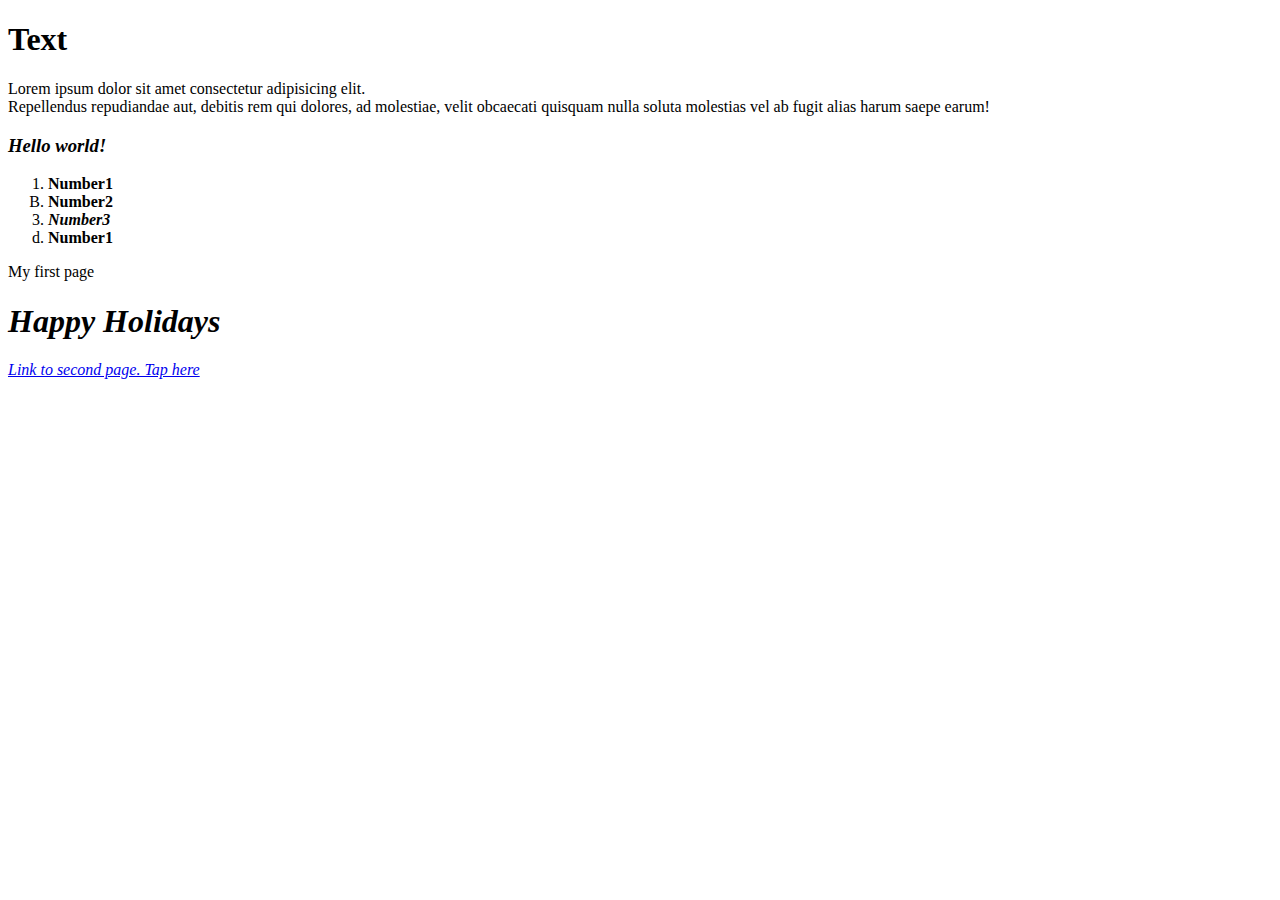
<file: FE1Lesson/index.html>
<!DOCTYPE html>
<html lang="en">
<head>
    <meta charset="UTF-8">
    <meta http-equiv="X-UA-Compatible" content="IE=edge">
    <meta name="viewport" content="width=device-width, initial-scale=1.0">
    <title>Document</title>
</head>
<body>
    <h1>Text</h1>
    <p>Lorem ipsum dolor sit amet consectetur adipisicing elit. 
    <br>Repellendus repudiandae aut, debitis rem qui dolores, ad molestiae, velit obcaecati quisquam nulla soluta molestias vel ab fugit alias harum saepe earum!</p>
    <h3><i>Hello world!</i></h3>
    <div>
        <ol>
            <li><b>Number1</b></li>
            <li type="A"><b>Number2</b></li>
            <li><b><em>Number3</em></b></li>
            <li type="a"><b>Number1</b></li>
        </ol>
    </div>
    <p>My first page</p>
    <h1><em>Happy Holidays</em></h1>
    <a href="index2.html"><em>Link to second page. Tap here</em></a>
</body>
</html>
</file>
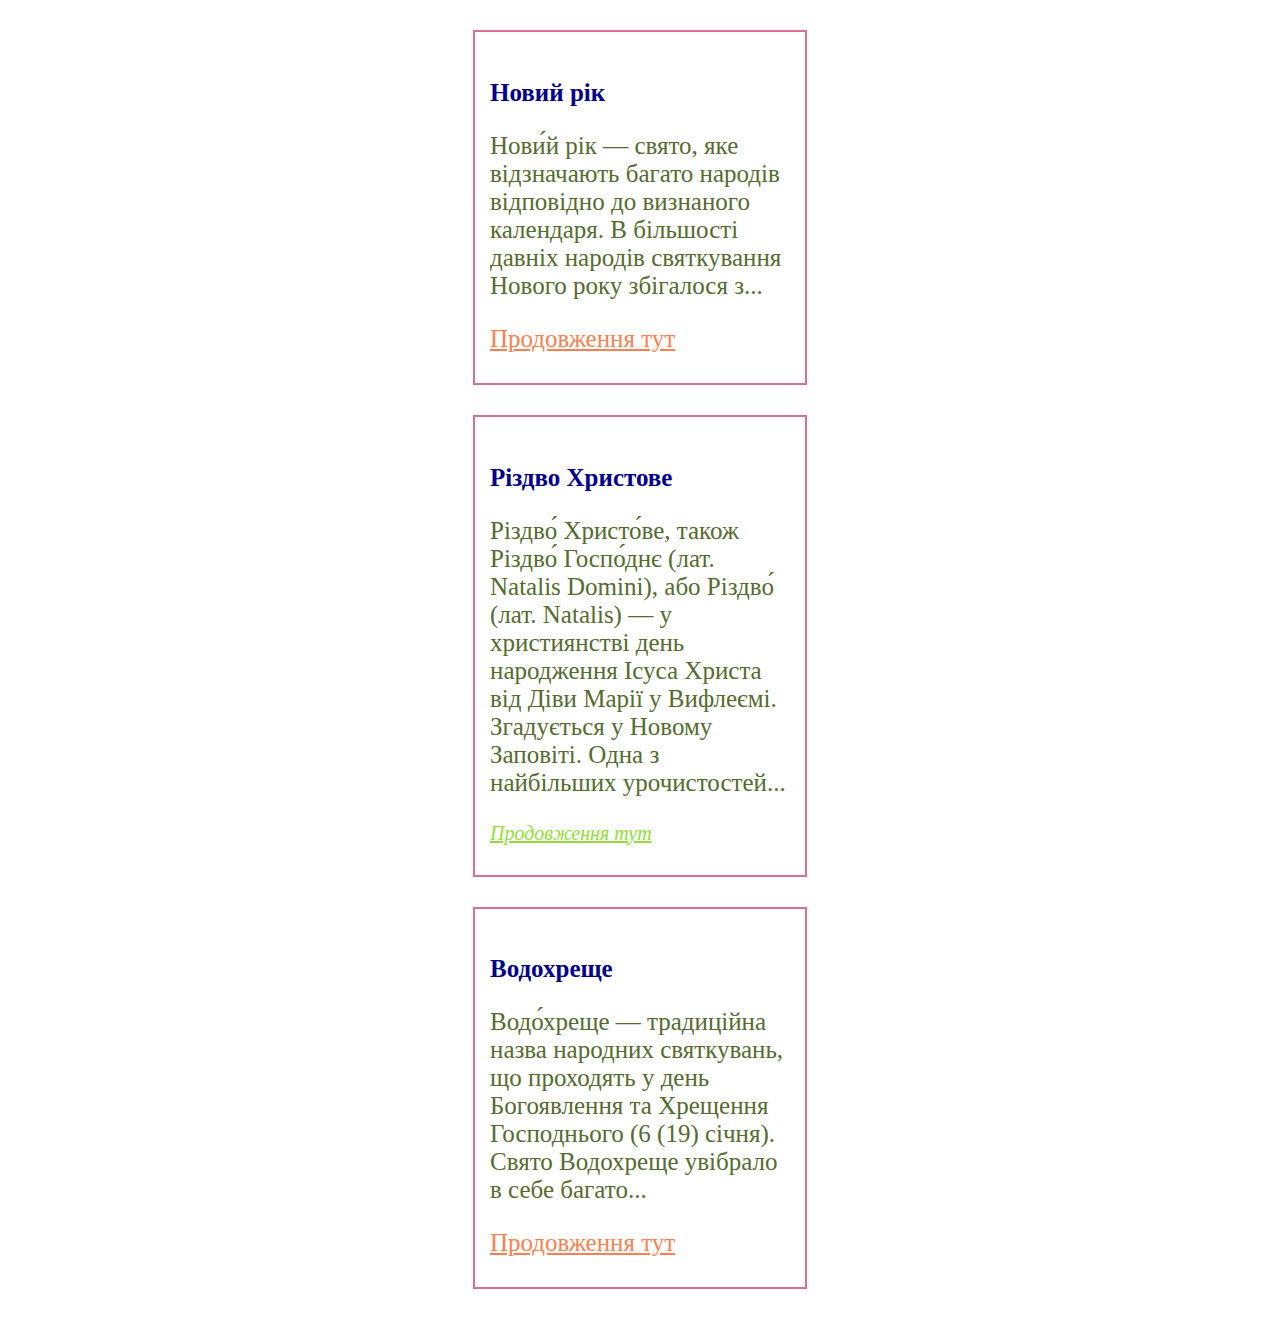
<file: FE2Lesson/index.html>
<!DOCTYPE html>
<html lang="en">
<head>
    <meta charset="UTF-8">
    <meta http-equiv="X-UA-Compatible" content="IE=edge">
    <meta name="viewport" content="width=device-width, initial-scale=1.0">
    <title>Lesson2</title>
    <link rel="stylesheet" href="main.css">
</head>
<body>
    <div class="div">
        <h1>Новий рік</h1>
        <p>Нови́й рік — свято, яке відзначають багато народів відповідно до визнаного календаря. 
            В більшості давніх народів святкування Нового року збігалося з...</p>
        <a href="https://uk.wikipedia.org/wiki/%D0%9D%D0%BE%D0%B2%D0%B8%D0%B9_%D1%80%D1%96%D0%BA">Продовження тут</a>
    </div>
    <div class="div">
        <h1>Різдво Христове</h1>
        <p>Різдво́ Христо́ве, також Різдво́ Госпо́днє (лат. Natalis Domini), або Різдво́ (лат. Natalis) — у християнстві день народження Ісуса Христа від Діви Марії у Вифлеємі. 
            Згадується у Новому Заповіті. Одна з найбільших урочистостей...</p>
        <a href="https://uk.wikipedia.org/wiki/%D0%A0%D1%96%D0%B7%D0%B4%D0%B2%D0%BE_%D0%A5%D1%80%D0%B8%D1%81%D1%82%D0%BE%D0%B2%D0%B5">Продовження тут</a>
    </div>
    <div class="div">
        <h1>Водохреще</h1>
        <p>Водо́хреще — традиційна назва народних святкувань, що проходять у день Богоявлення та Хрещення Господнього (6 (19) січня). 
            Свято Водохреще увібрало в себе багато...</p>
        <a href="https://uk.wikipedia.org/wiki/%D0%92%D0%BE%D0%B4%D0%BE%D1%85%D1%80%D0%B5%D1%89%D0%B5">Продовження тут</a>
    </div>
</body>
</html>
</file>
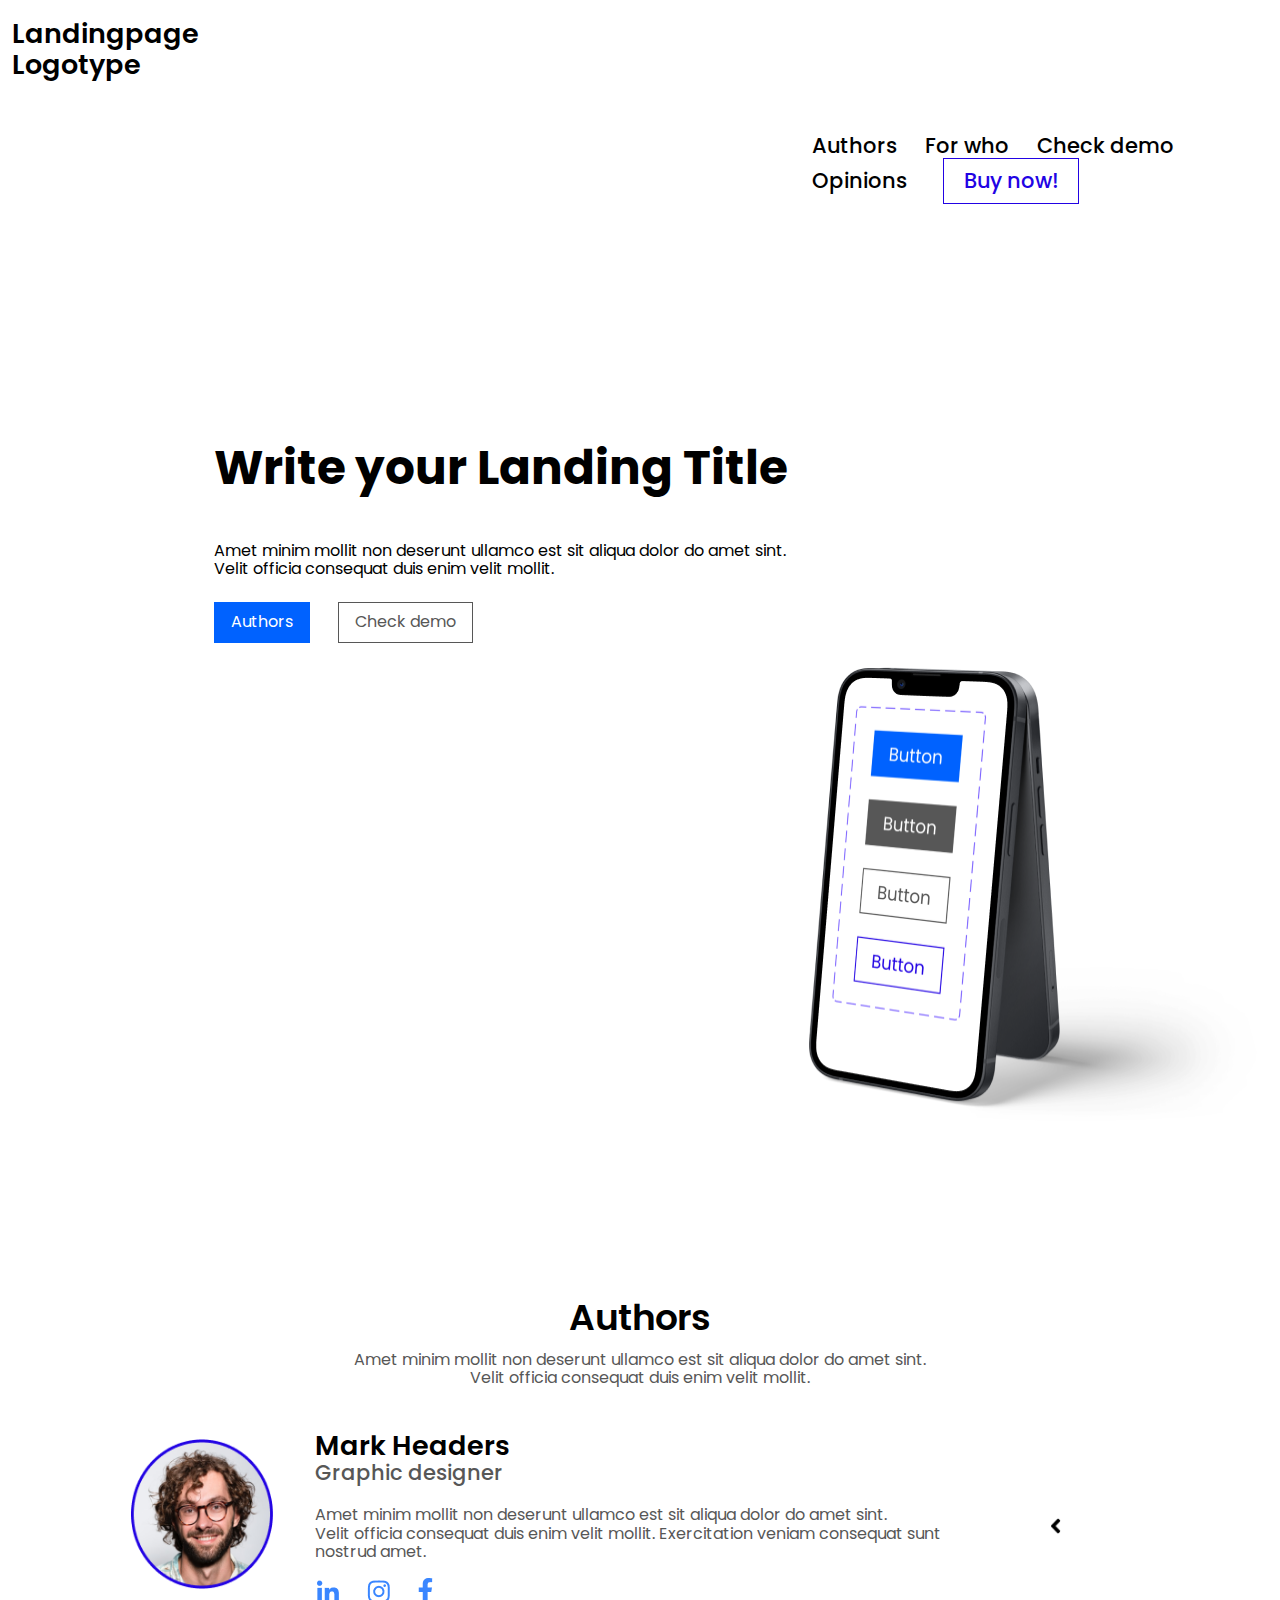
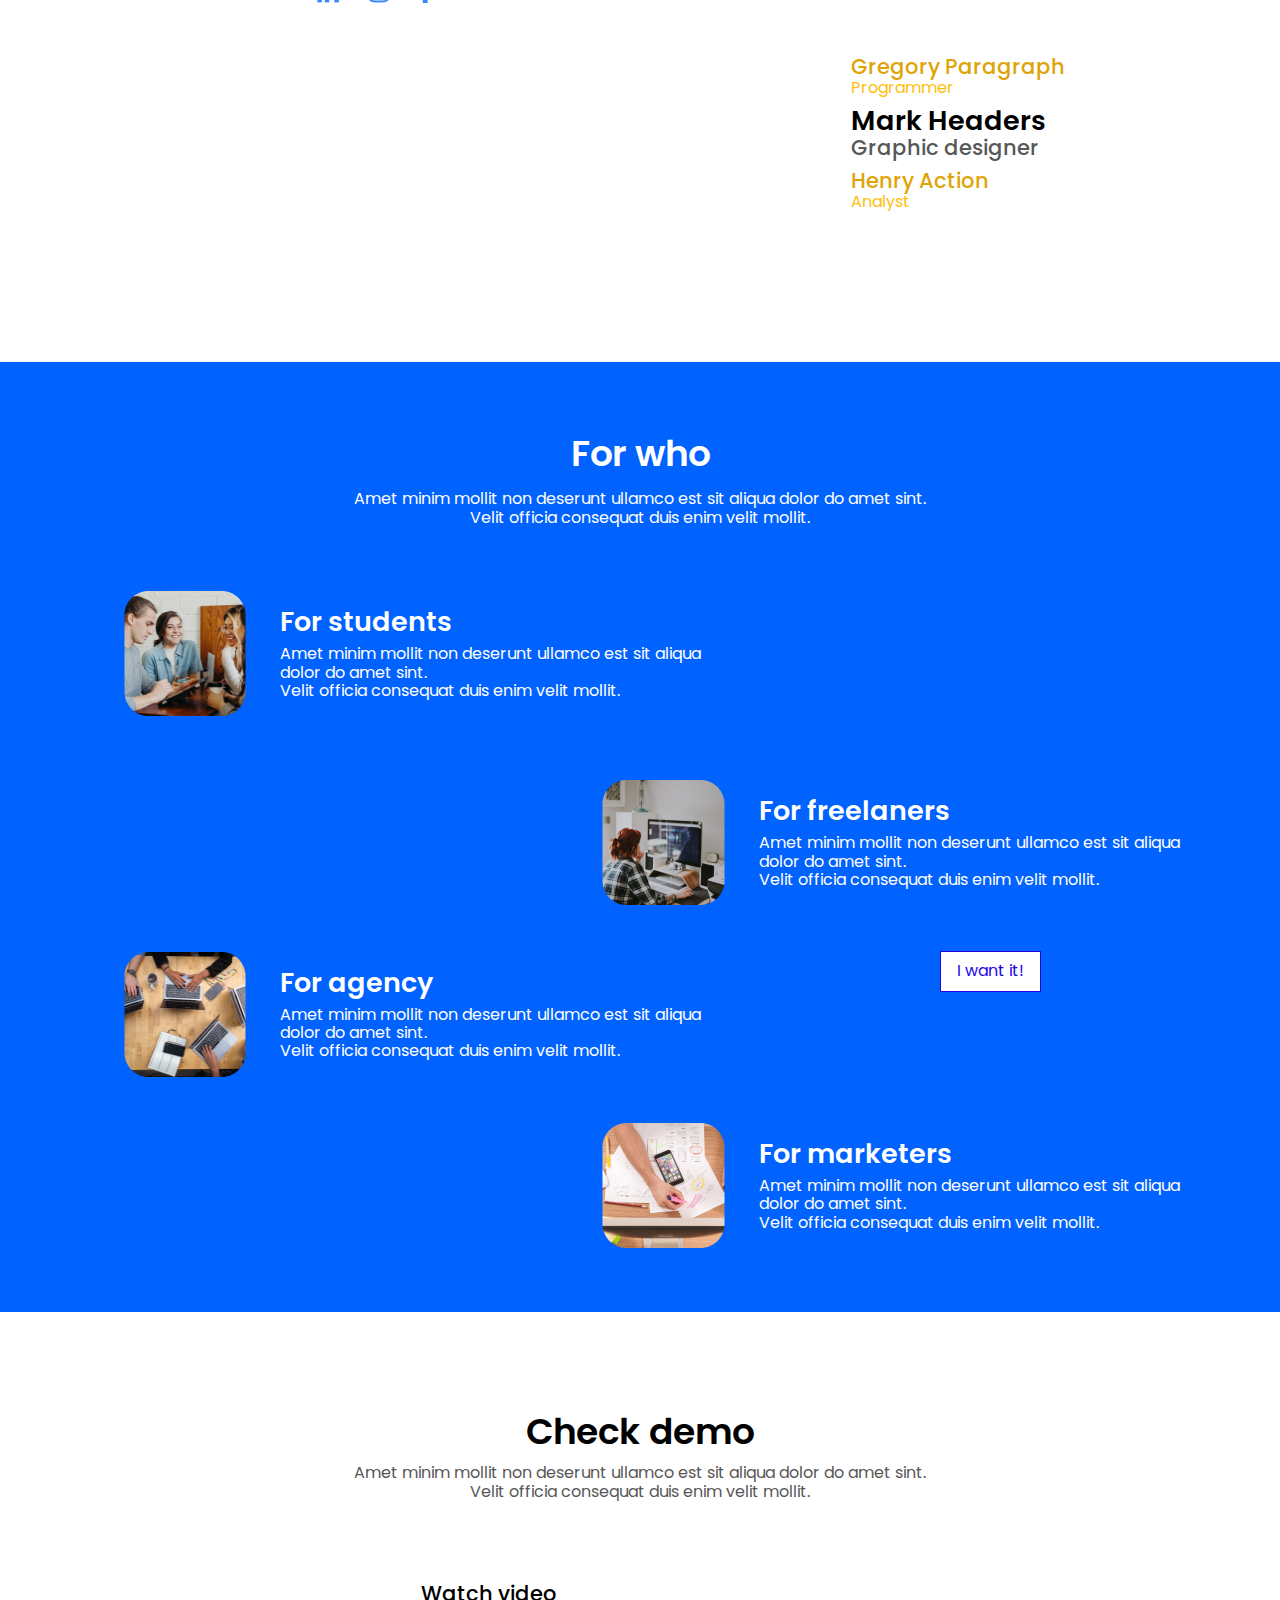
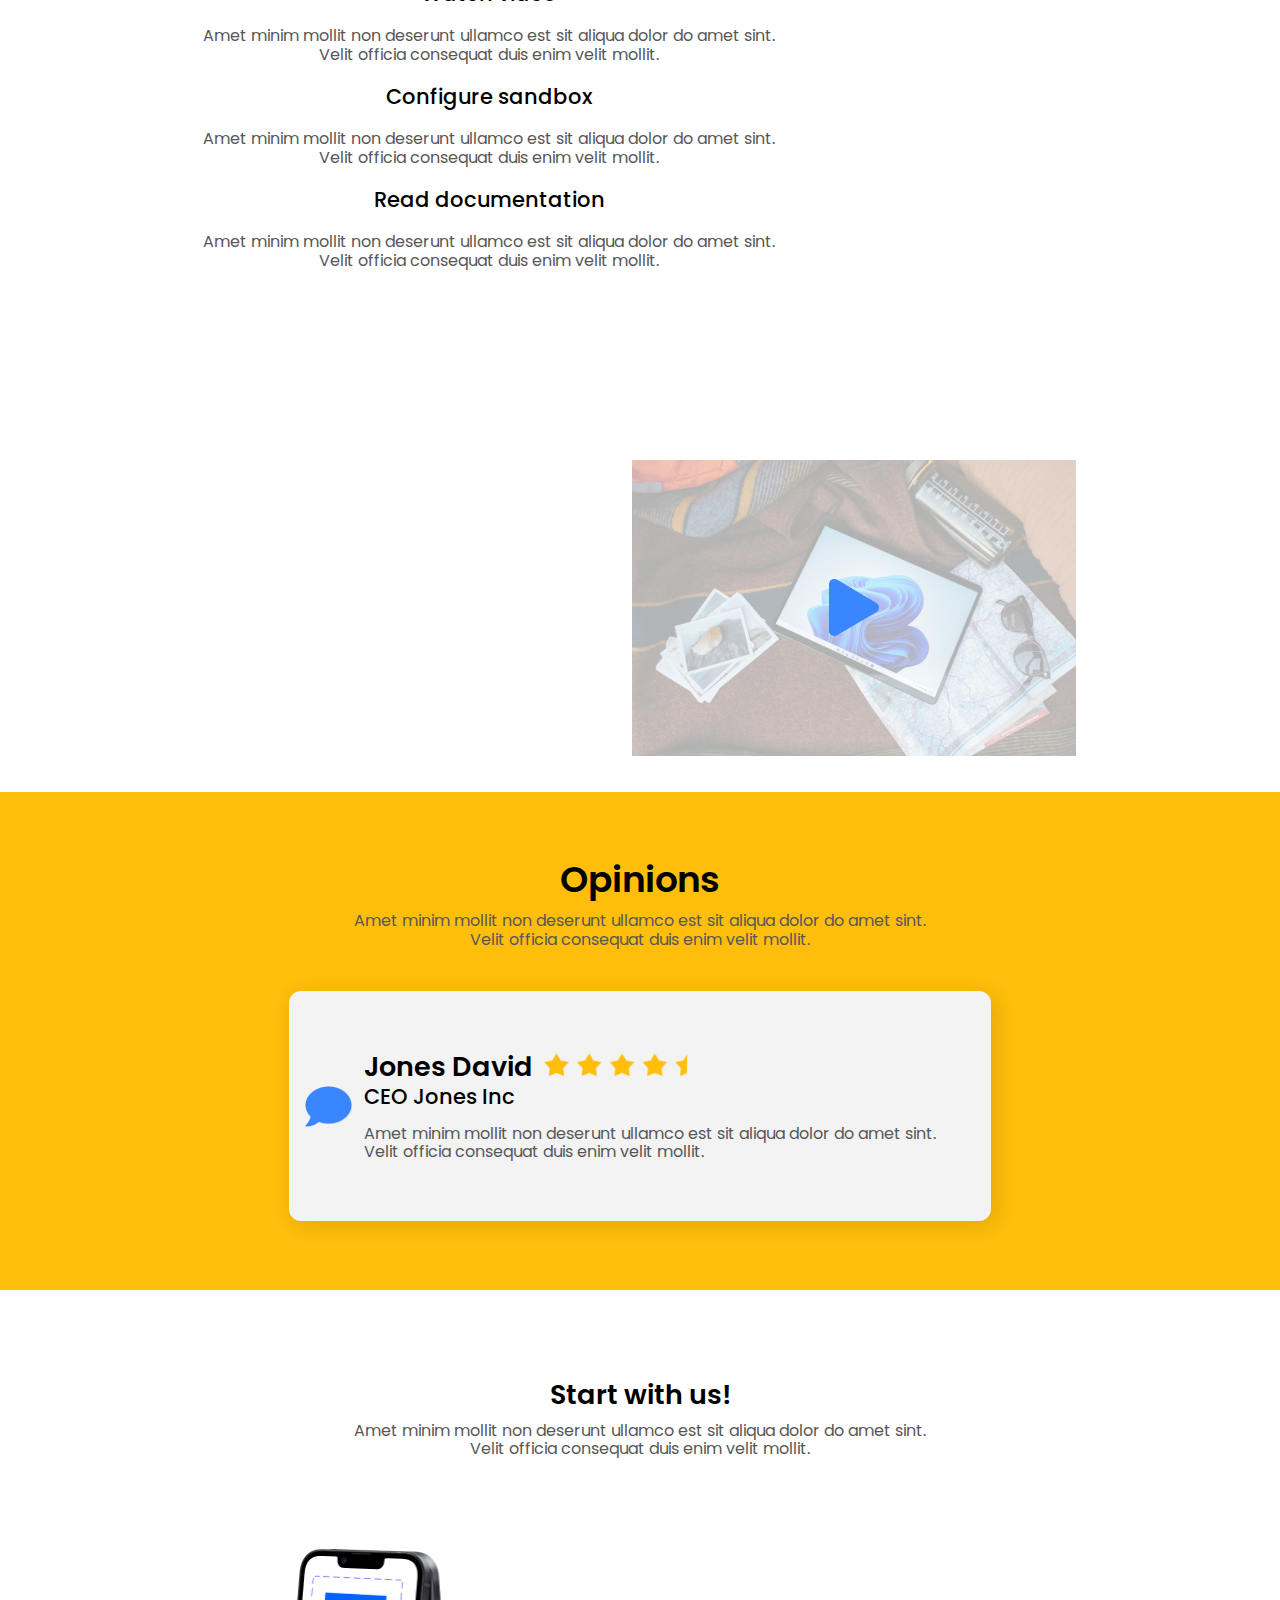
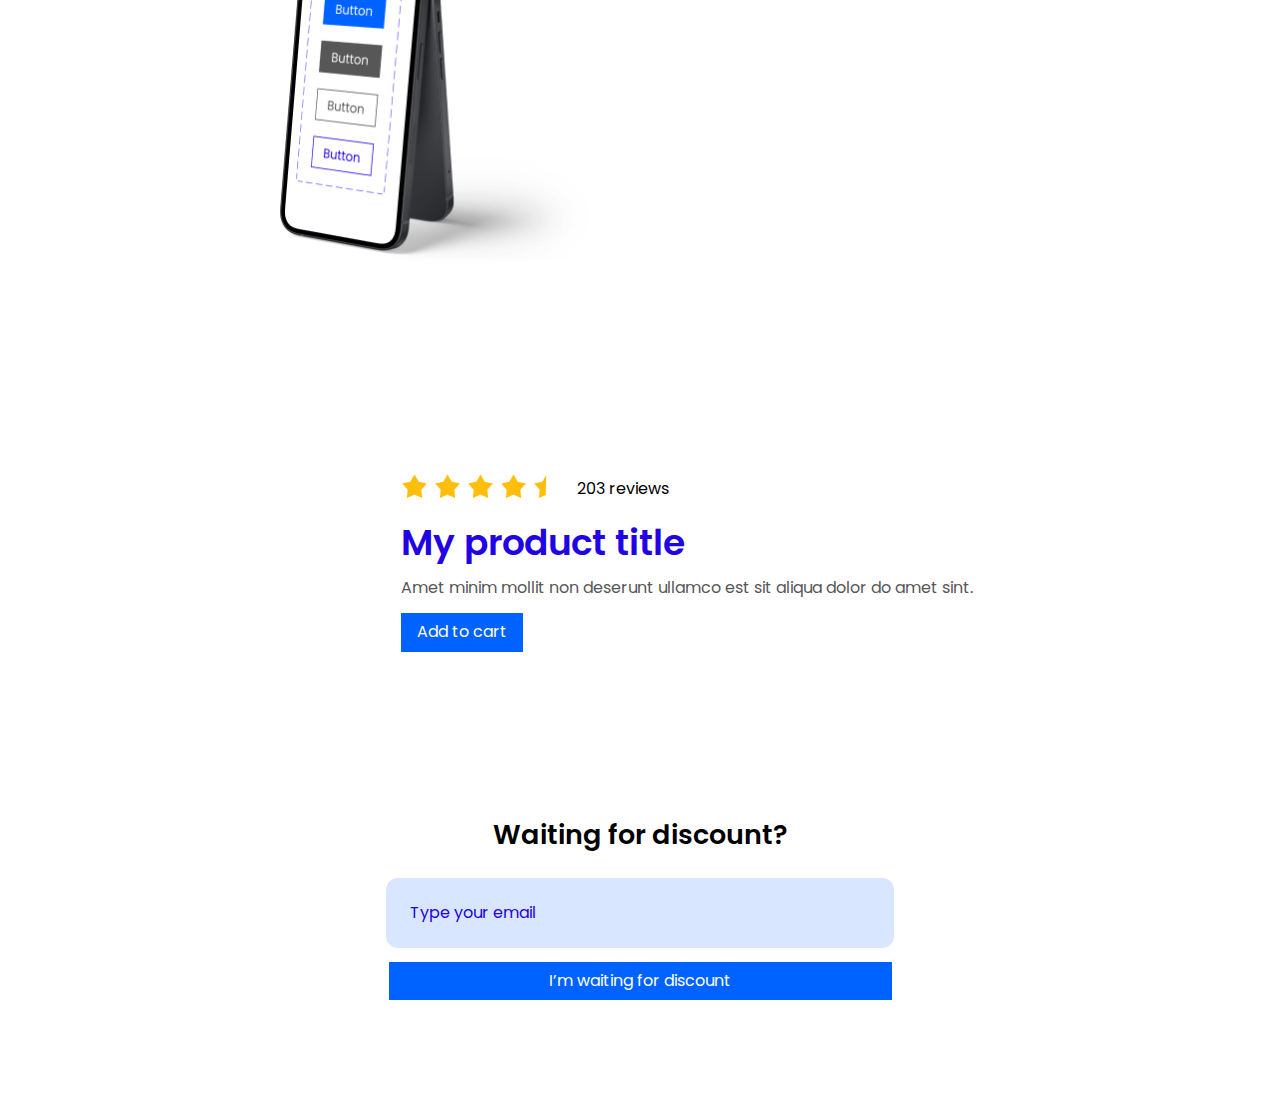
<file: FE4Lesson/index.html>
<!DOCTYPE html>
<html lang="en">
<head>
    <meta charset="UTF-8">
    <meta http-equiv="X-UA-Compatible" content="IE=edge">
    <meta name="viewport" content="width=device-width, initial-scale=1.0">
    <title>Document</title>
    <link href="https://fonts.googleapis.com/css2?family=Poppins:wght@400;500;600;700&display=swap" rel="stylesheet">
    <link rel="stylesheet" href="styles/normalize.css">
    <link rel="stylesheet" href="styles/main.css">
</head>
<body>
    <header class="clearfix">
        <h1 class="logo left">
            Landingpage <br> Logotype
        </h1>
        <div class="navigation right">
            <a href="#">Authors</a>
            <a href="#">For who</a>
            <a href="#">Check demo</a>
            <a href="#">Opinions</a>
            <a href="#" class="button">Buy now!</a>
        </div>
    </header>
    <section class="section1">
    <div class="block1 clearfix">
        <div class="landing left"> 
            <p class="title">Write your Landing Title</p>
            <p id="text">Amet minim mollit non deserunt ullamco est sit aliqua dolor do amet sint. 
                <br>Velit officia consequat duis enim velit mollit.</p>
            <a href="#" class="button2">Authors</a>
            <a href="#" class="button3">Check demo</a>
        </div>  
        <img class="photo1 right" src="./images/iPhone13.png" alt="iPhone13">
    </div>
    </section>

    <section>
        <div>
            <p class="h_Authors">Authors</p>
            <p class="authors_text">Amet minim mollit non deserunt ullamco est sit aliqua dolor do amet sint. 
                <br> Velit officia consequat duis enim velit mollit. </p>
        </div>
        <div class="clearfix">
            <img class="frame11 left" src="./images/Frame11.png" alt="frame11">
        <div class="description left">
            <p class="name">Mark Headers</p>
            <p class ="job">Graphic designer</p>
            <p id="text1">Amet minim mollit non deserunt ullamco est sit aliqua dolor do amet sint. 
                <br>Velit officia consequat duis enim velit mollit. Exercitation veniam consequat sunt 
                <br>nostrud amet.</p>
        <div class="share">
            <a href="#"><img class="social" src="./images/in.png" alt="linkedin"></a>
            <a href="#"><img class="social" src="./images/insta.png" alt="instagram"></a>
            <a href="#"><img class="social" src="./images/facebook.png" alt="facebook"></a>
        </div>
        </div>
        <img class="vector" src="./images/Vector.png" alt="vector">
        <div class="option right">
            <p class="name2">Gregory Paragraph</p>
            <p class="job2">Programmer</p>
            <p id="name">Mark Headers</p>
            <p id="job">Graphic designer</p>
            <p class="name2">Henry Action</p>
            <p class="job2">Analyst</p>
        </div>
        </div>
    </section>
    <section class="section3 clearfix">
        <div>
            <p class="for_who">For who</p>
            <p class="for_who_text">Amet minim mollit non deserunt ullamco est sit aliqua dolor do amet sint. 
                <br>Velit officia consequat duis enim velit mollit. </p>
        </div>

        <div class="block1 left">
            <img class="photo_students left" src="./images/students.png" alt="students">
        <div class="for right">
            <p class="h_for">For students</p>
            <p class="for_text">Amet minim mollit non deserunt ullamco est sit aliqua <br>dolor do amet sint. 
                <br>Velit officia consequat duis enim velit mollit. </p>
        </div>
        </div>

        <div class="block1 right set">
            <img class="photo_freelaners left" src="./images/freelaners.png" alt="freelaners">
            <div class="for right">
                <p class="h_for">For freelaners</p>
            <p class="for_text">Amet minim mollit non deserunt ullamco est sit aliqua <br>dolor do amet sint. 
                <br>Velit officia consequat duis enim velit mollit. </p>
            </div>
        </div>
        
        <div class="block2 left">
            <img class="photo_students left" src="./images/agency.png" alt="agency">
        <div class="for right">
            <p class="h_for">For agency</p>
            <p class="for_text">Amet minim mollit non deserunt ullamco est sit aliqua <br>dolor do amet sint. 
                <br>Velit officia consequat duis enim velit mollit. </p>
        </div>
        </div>

        <div class="block2 right set">
            <img class="photo_freelaners left" src="./images/marketers.png" alt="marketers">
            <div class="for right">
                <p class="h_for">For marketers</p>
            <p class="for_text">Amet minim mollit non deserunt ullamco est sit aliqua <br>dolor do amet sint. 
                <br>Velit officia consequat duis enim velit mollit. </p>
            </div>
        </div>
        
        <div class="button4_align clearfix">
            <a href="#" class="button4">I want it!</a>
        </div>
    </section>

    <section class="section4 clearfix">
        <div>
            <p class="check_demo">Check demo</p>
            <p class="check_demo_text">Amet minim mollit non deserunt ullamco est sit aliqua dolor do amet sint. 
                <br>Velit officia consequat duis enim velit mollit. </p>
        </div>
        <div class="block4 left">
            <p class="section4_h">Watch video</p>
            <p class="section4_text">Amet minim mollit non deserunt ullamco est sit aliqua dolor do amet sint. 
                <br>Velit officia consequat duis enim velit mollit. </p>
            <p class="section4_h">Configure sandbox</p>
            <p class="section4_text">Amet minim mollit non deserunt ullamco est sit aliqua dolor do amet sint. 
                <br>Velit officia consequat duis enim velit mollit.</p>
            <p class="section4_h">Read documentation</p>
            <p class="section4_text">Amet minim mollit non deserunt ullamco est sit aliqua dolor do amet sint. 
                <br>Velit officia consequat duis enim velit mollit.</p>
        </div>
        <div class="photo_video right">
            <img src="./images/video.png" alt="video">
        </div>
    </section> 

    <section class="section5">
        <div>
            <p class="opinions">Opinions</p>
            <p class="check_demo_text">Amet minim mollit non deserunt ullamco est sit aliqua dolor do amet sint. 
                <br>Velit officia consequat duis enim velit mollit. </p>
        <div class="work_block clearfix">
            <img class="stars right" src="./images/stars.png" alt="stars">
            <img class="message_image left" src="./images/message.png" alt="message">
            <div class="block8"><p class="work_block_h">Jones David</p>
            <p class="work_block_h2">CEO Jones Inc</p>
            <p class="work_block_text">Amet minim mollit non deserunt ullamco est sit aliqua dolor do amet sint.
                <br>Velit officia consequat duis enim velit mollit. </p>
            
            </div>
        </div>
        </div>
    </section>

    <section class="section6">
        <div>
            <p class="start_h">Start with us!</p>
            <p class="check_demo_text">Amet minim mollit non deserunt ullamco est sit aliqua dolor do amet sint. 
                <br>Velit officia consequat duis enim velit mollit. </p>
        </div>
        <div class="clearfix">
            <img class="iphone14 left" src="./images/iPhone14.png" alt="iphone14">
            <div class="section6_text right">
                <img class="stars2" src="./images/stars.png" alt="stars">
                <p class="reviews right">203 reviews</p>
                <p class="product_h">My product title</p>
                <p class="product_text">Amet minim mollit non deserunt ullamco est sit aliqua dolor do amet sint.</p>
                <a href="#" class="button7">Add to cart</a>
                
            </div>
        </div>

        <div>
            <p class="question">Waiting for discount?</p>
        
        <div class="form1"><form>
                <input type="email" id="email" placeholder="Type your email">
            </form>
        </div>
            <div class="button8_opt"><a href="#" class="button8">I’m waiting for discount</a></div>
        </div>
    </section>
</body>
</html>
</file>
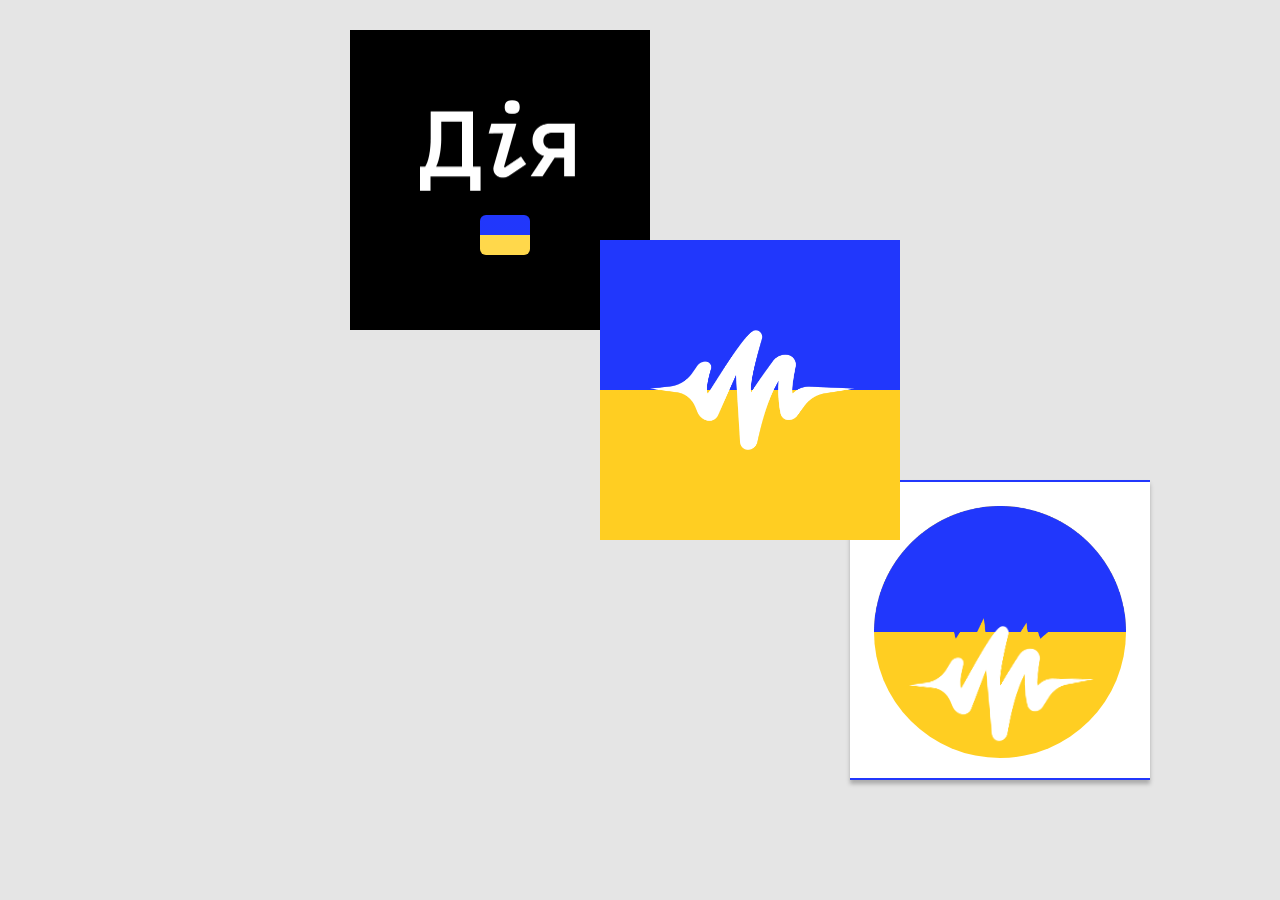
<file: FE5Lesson/index.html>
<!DOCTYPE html>
<html lang="en">
<head>
    <meta charset="UTF-8">
    <meta http-equiv="X-UA-Compatible" content="IE=edge">
    <meta name="viewport" content="width=device-width, initial-scale=1.0">
    <title>Lesson5</title>
    <link rel="stylesheet" href="./styles/main.css">
    <link rel="stylesheet" href="./styles/normalize.css">
</head>
<body>
     <div class="container">
        <div class="sqrt1">
            <img class="photo1" src="./images/photo_diya.png" alt="diya">
            <div class="flag"></div>
        </div>
        <div class="sqrt2">
            <div class="blue_bg"></div>
            <img class="photo2" src="./images/block2_photo.png" alt="glyph">
        </div>
        <div class="sqrt3">
            <div class="circle">
                <img class="blue_block" src="./images/blue_block.png" alt="blue_block">
                <img class="photo2_2" src="./images/block2_photo.png" alt="glyph">
            </div>
        </div>
    </div>
</body>
</html>
</file>
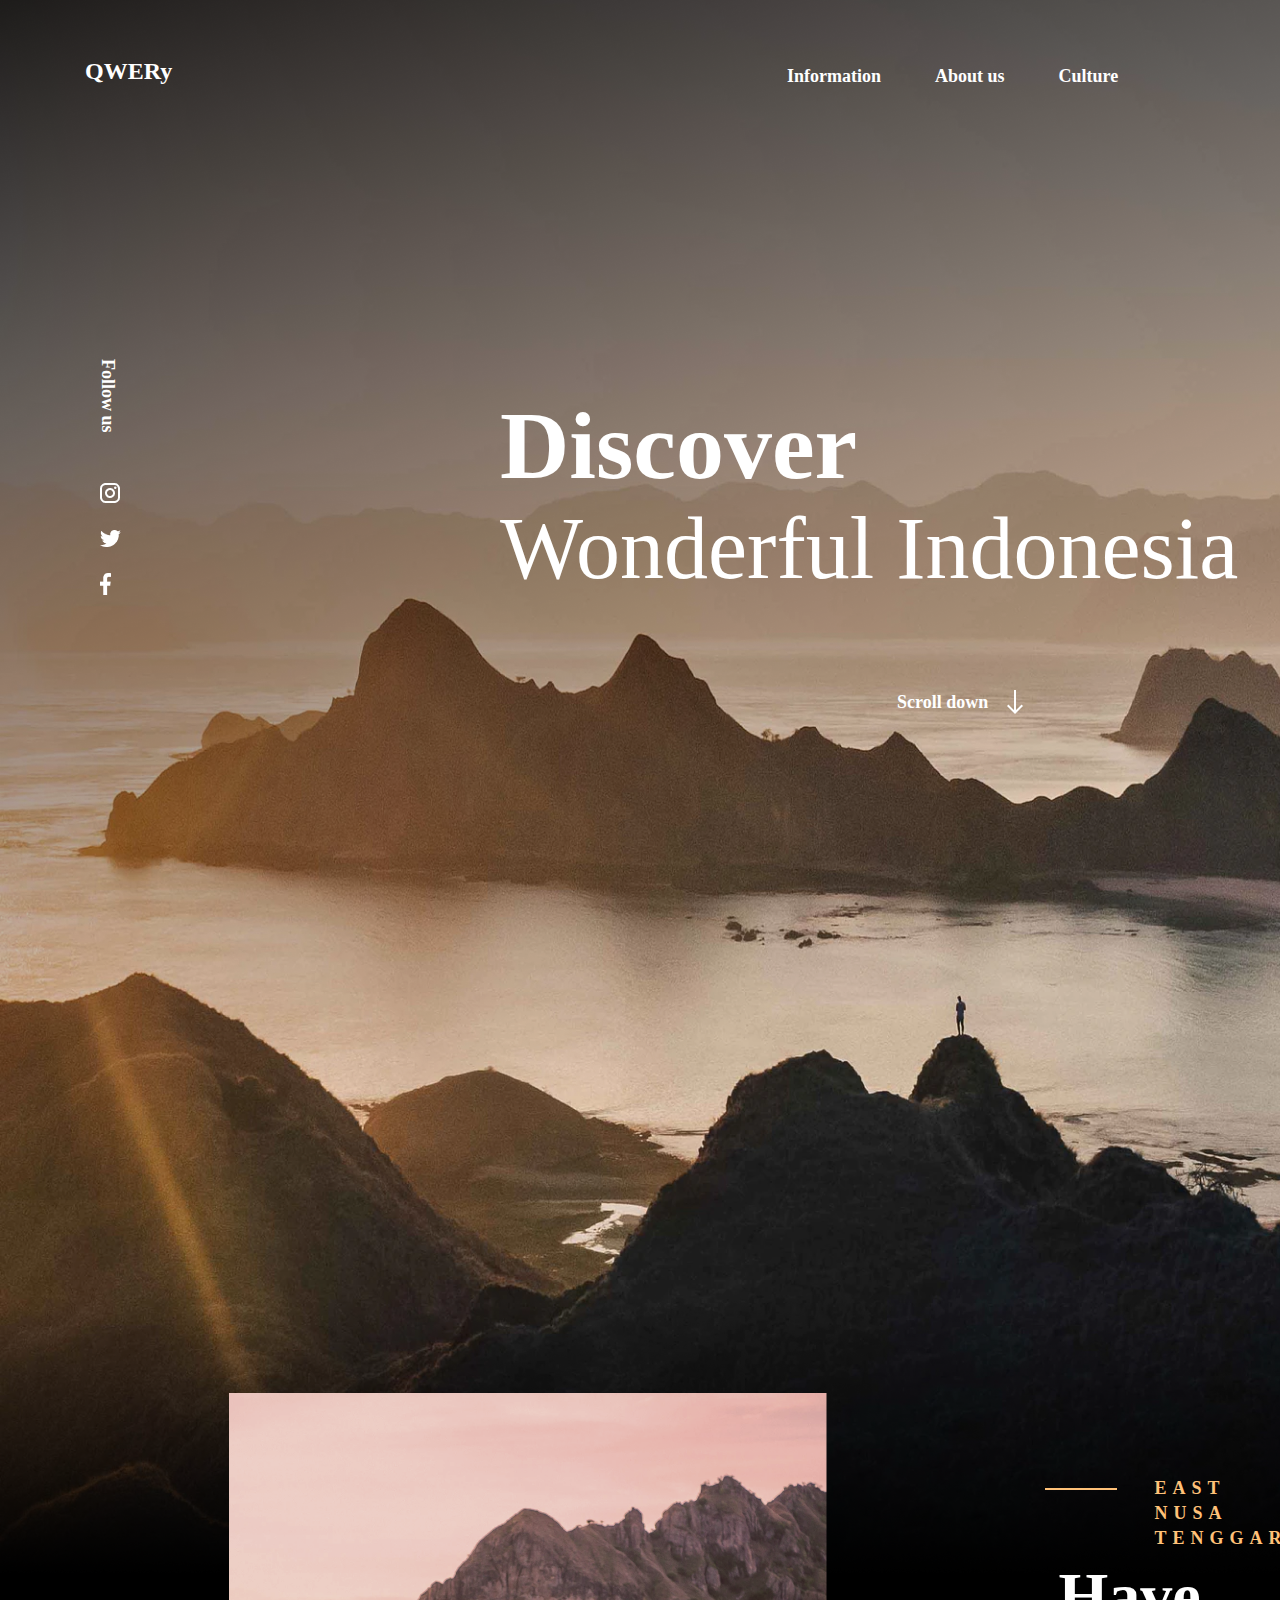
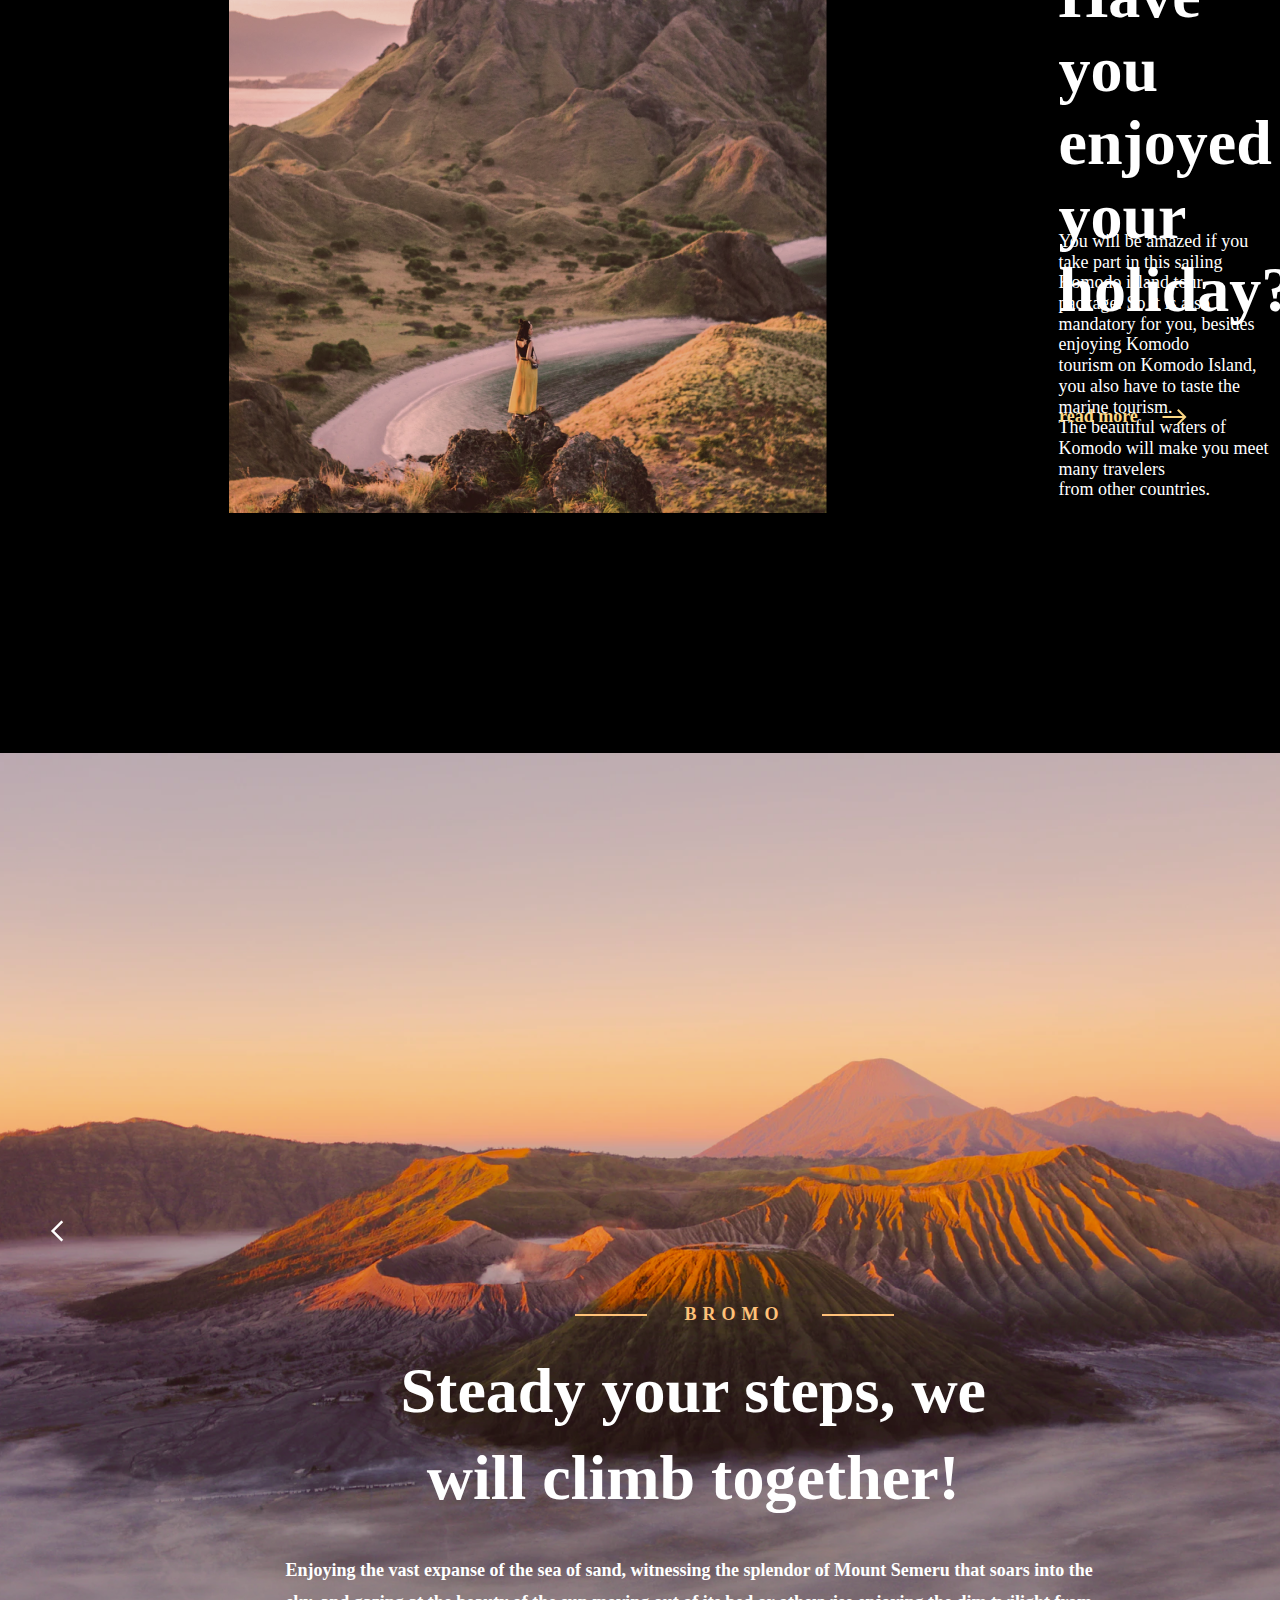
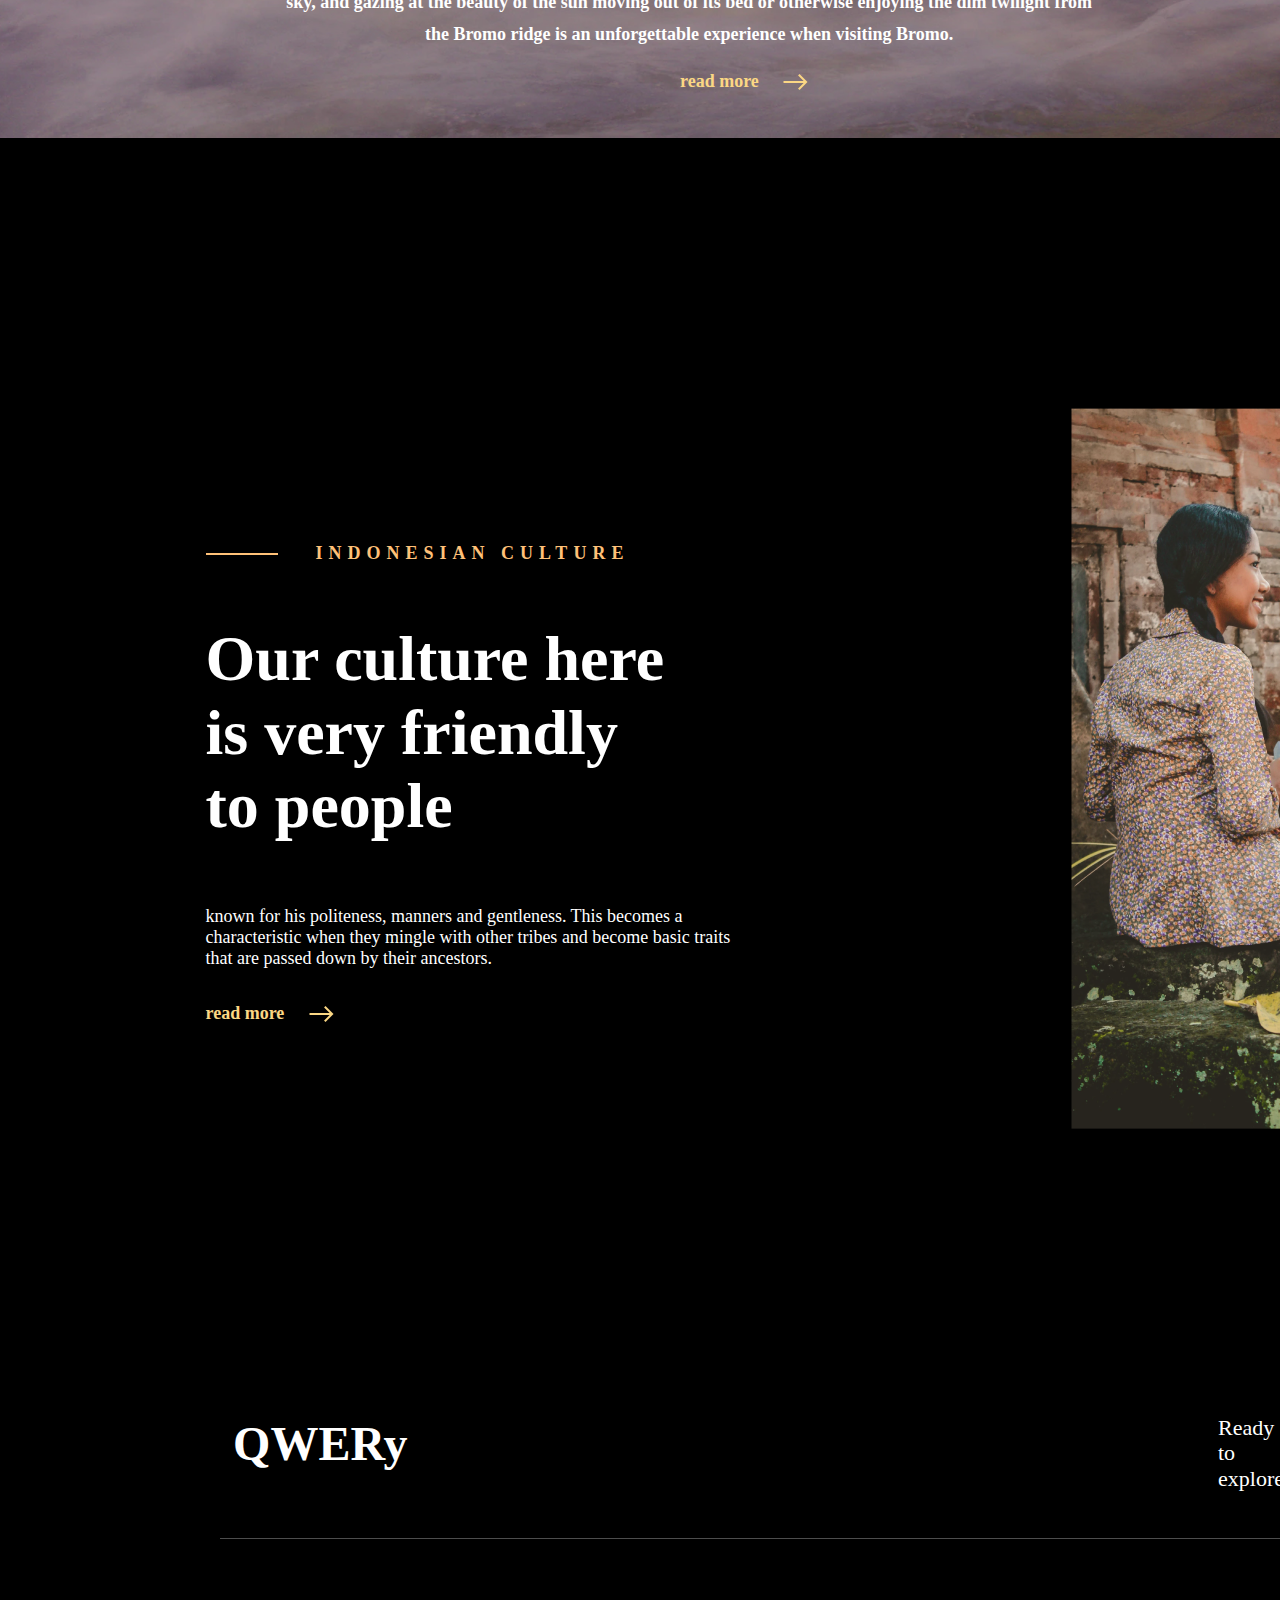
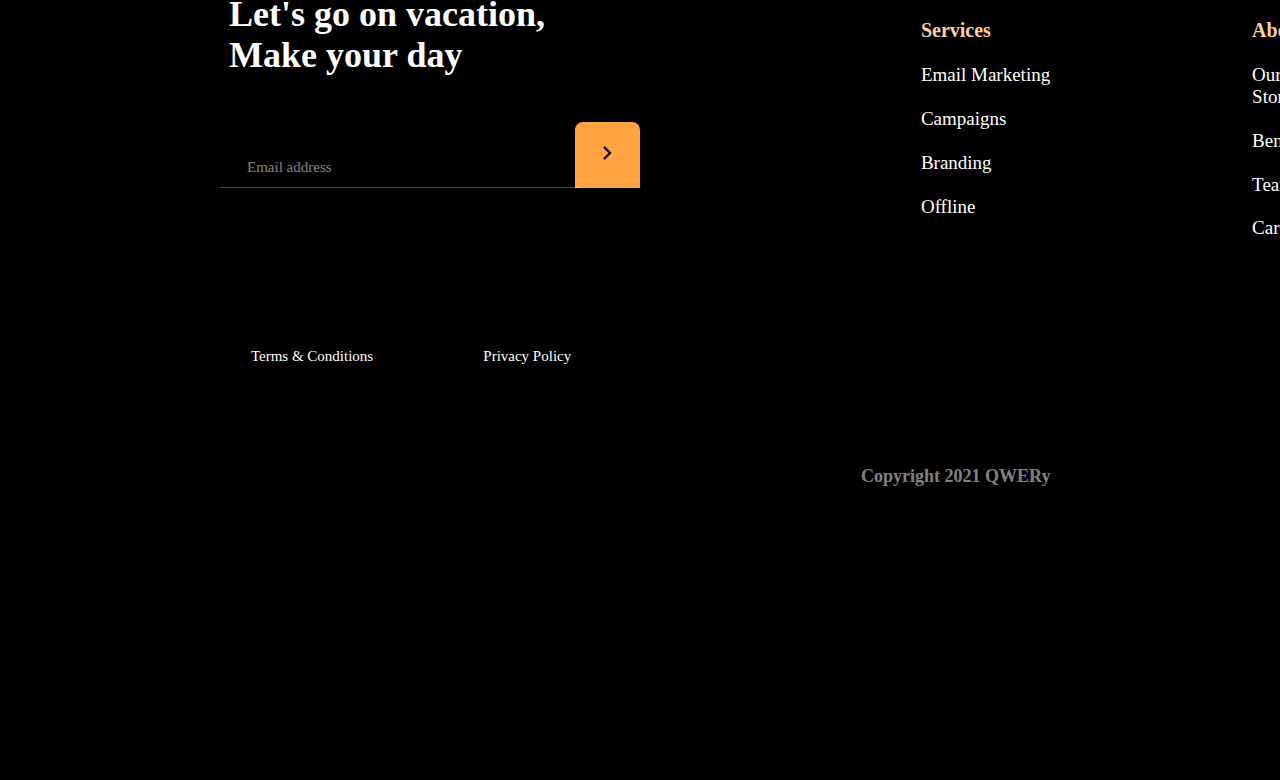
<file: FE6Lesson/index.html>
<!DOCTYPE html>
<html lang="en">
<head>
    <meta charset="UTF-8">
    <meta http-equiv="X-UA-Compatible" content="IE=edge">
    <meta name="viewport" content="width=device-width, initial-scale=1.0">
    <title>QWERy</title>
    <link rel="stylesheet" href="./styles/normalize.css">
    <link rel="stylesheet" href="./styles/main.css">
</head>
<body>
     <header class="header clearfix">
        <div class="logo left">QWERy</div>
        <div class="nav">
            <a href="#" class="information">Information</a>
            <a href="#" class="about_us">About us</a>
            <a href="#" class="culture">Culture</a>
        </div>
        <div class="search right">
            <a href="#"><img src="./images/search_icon.png" alt="search_icon" class="search_icon"></a>
            <input class="search_input" type="text" placeholder="Search">
        </div>
        <div>
            <p class="follow_us">Follow us</p>
            <ul class="socials">
                <li><a href="#"><img src="./images/inst_icon.png" alt="instagram"></a></li>
                <li><a href="#"><img src="./images/twit_icon.png" alt="twitter" ></a></li>
                <li><a href="#"><img src="./images/facebook_icon.png" alt="facebook"></a></li>
            </ul>
            <p class="h_text">explore the Nature Beauty</p>
            <p class="discover">Discover
                <br><span>Wonderful Indonesia</span></p>
        <div>
            <p class="scroll">Scroll down</p>
        </div>
        </div>
    </header> 
    <section class="section1 clearfix">
        <div>
            <img src="./images/section1_image.png" alt="block1_image" class="block1_image left">
            <p class="h_text2 right">EAST nUSA TENGGARA</p>
            <p class="section1_h">Have you <br>enjoyed your <br>holiday?</p>
            <p class="section1_text">You will be amazed if you take part in this sailing Komodo island tour 
                <br>package. So it is also mandatory for you, besides enjoying Komodo 
                <br>tourism on Komodo Island, you also have to taste the marine tourism. 
                <br>The beautiful waters of Komodo will make you meet many travelers 
                <br>from other countries.
            </p>
            <a href="#" class="read_more">read more</a>
        </div>
    </section>
    <section class="section2 clearfix">
        <a href="#"><img src="./images/left.png" alt="left" class="left_but left"></a>
        <a href="#"><img src="./images/right.png" alt="right" class="right_but right"></a>
        <p class="section2_decor">bromo</p>
        <p class="section2_h">Steady your steps, we 
            <br>will climb together!
        </p>
        <p class="section2_text">Enjoying the vast expanse of the sea of ​​​​sand, witnessing the splendor of Mount Semeru that soars into the 
            <br>sky, and gazing at the beauty of the sun moving out of its bed or otherwise enjoying the dim twilight from 
            <br>the Bromo ridge is an unforgettable experience when visiting Bromo.
        </p>
        <a href="#" class="read_more2">read more</a>
    </section>
    <section class="section3 clearfix">
        <div>
            <p class="h_text3 left">INDONESIAN CULTURE</p>
            <p class="section3_h">Our culture here <br>is very friendly <br>to people</p>
            <p class="section3_text">known for his politeness, manners and gentleness. This becomes a 
                <br>characteristic when they mingle with other tribes and become basic traits 
                <br>that are passed down by their ancestors.
            </p>
            <a href="#" class="read_more3">read more</a>
            <img src="./images/section3_image.png" alt="block1_image" class="block3_image right">
        </div> 
    </section>
    <footer class="footer">
        <div class="logo2 left">QWERy</div>
        <p class="footer_qest">Ready to explore?</p>
        <div>
            <a href="#" class="footer_button right">Get started</a>
        </div>
        <div class="line"></div>
    <div>
        <p class="footer_h left">
            Let's go on vacation, <br>Make your day
        </p>
        <input type="text" placeholder="Email address" class="footer_input">
        <a href="#" class="input_button"><img src="./images/right_black.png" alt="right" class="right_black"></a>
        <div class="line2"></div>
    </div>
    <div>
        <ul class="services">
            <li><a href="">Services</a></li>
            <li><a href="">Email Marketing</a></li>
            <li><a href="">Campaigns</a></li>
            <li><a href="">Branding</a></li>
            <li><a href="">Offline</a></li>
        </ul>
        <ul class="about">
            <li><a href="">About</a></li>
            <li><a href="">Our Story</a></li>
            <li><a href="">Benefits</a></li>
            <li><a href="">Team</a></li>
            <li><a href="">Careers</a></li>
        </ul>
        <ul class="help">
            <li><a href="">FAQs</a></li>
            <li><a href="">Contact Us</a></li>
        </ul>
    </div>
    <div class="add">
        <a href="#" class="addition1">Terms & Conditions</a>
        <a href="#" class="addition2">Privacy Policy</a>
    <div class="footer_socials">
        <a href="#"><img src="./images/facebook_icon.png" alt="facebook" class="icons">
        <a href="#"><img src="./images/twit_icon.png" alt="twitter" class="icons">
        <a href="#"><img src="./images/inst_icon.png" alt="instagram" class="icons">
    </div>
    <div>
        <p class="copyright">Copyright 2021 QWERy</p>
    </div>
    </div>
    </footer>
</body> 
</html>
</file>
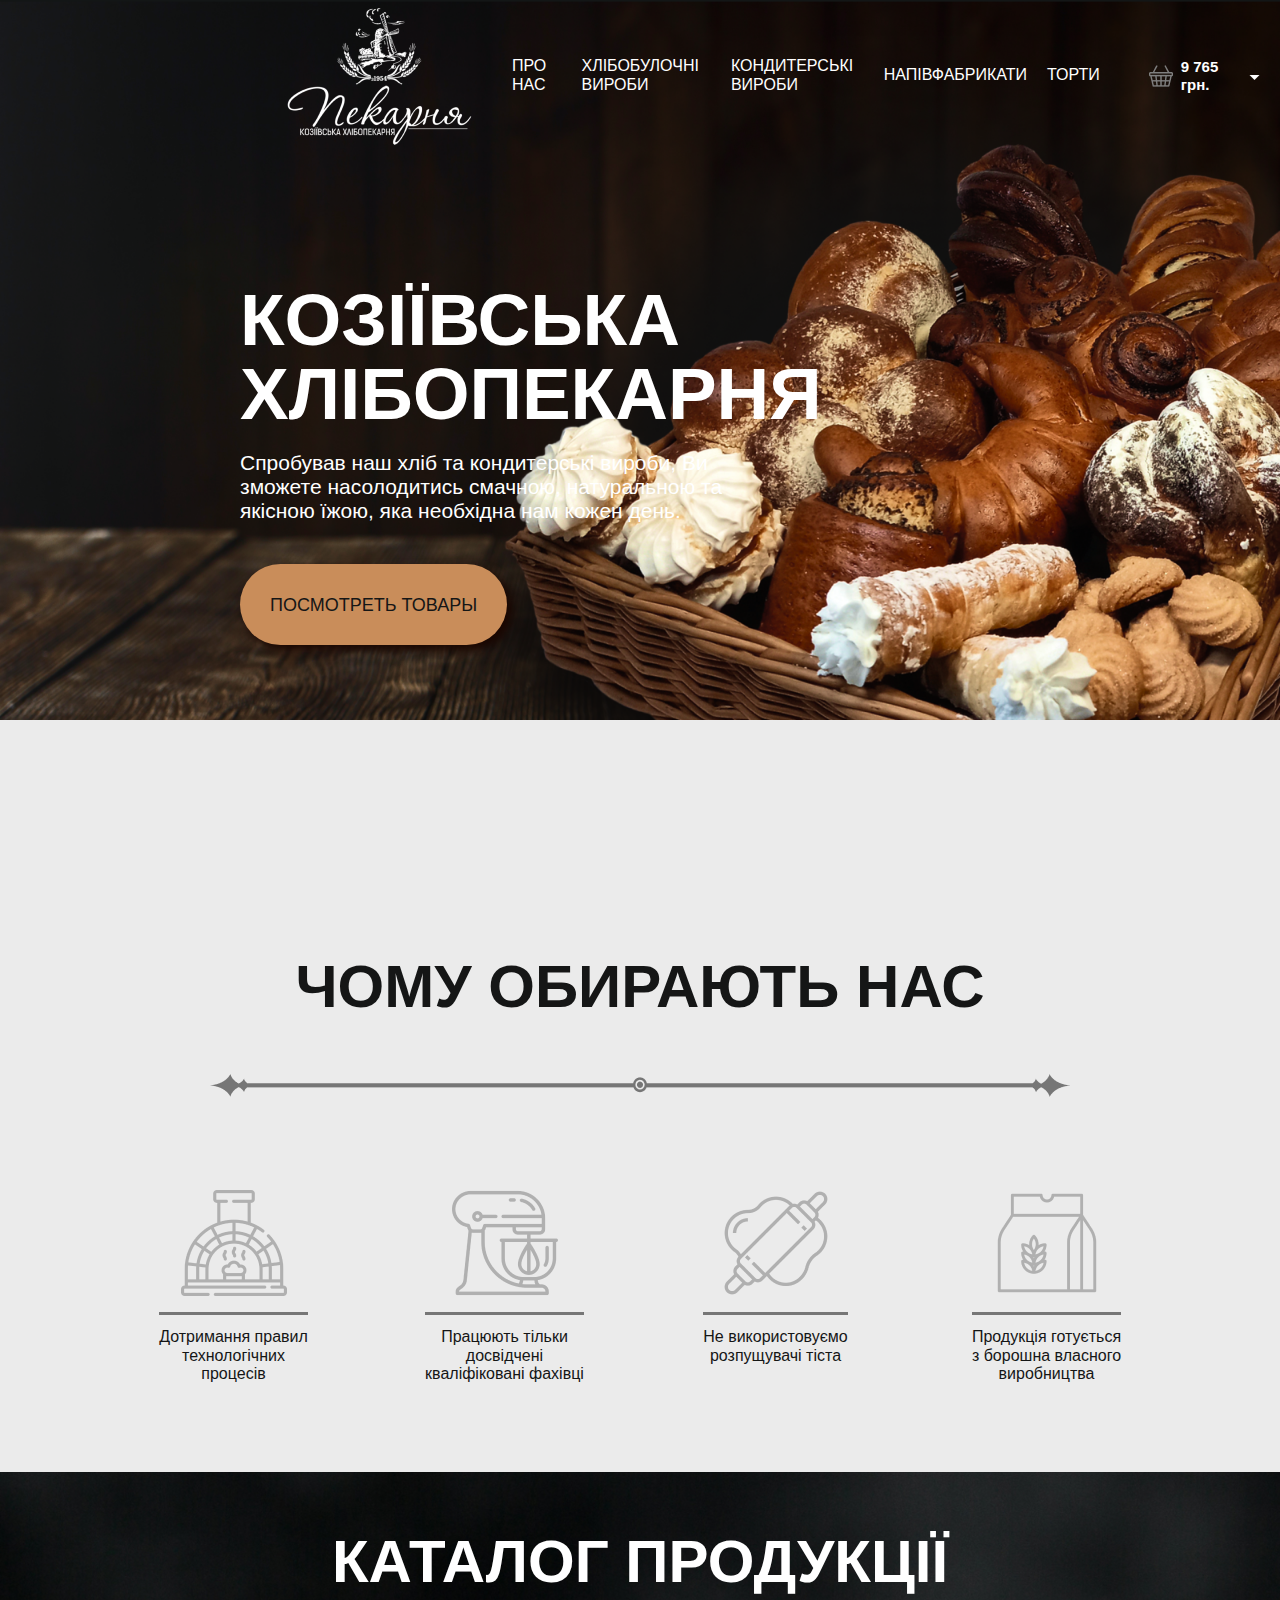
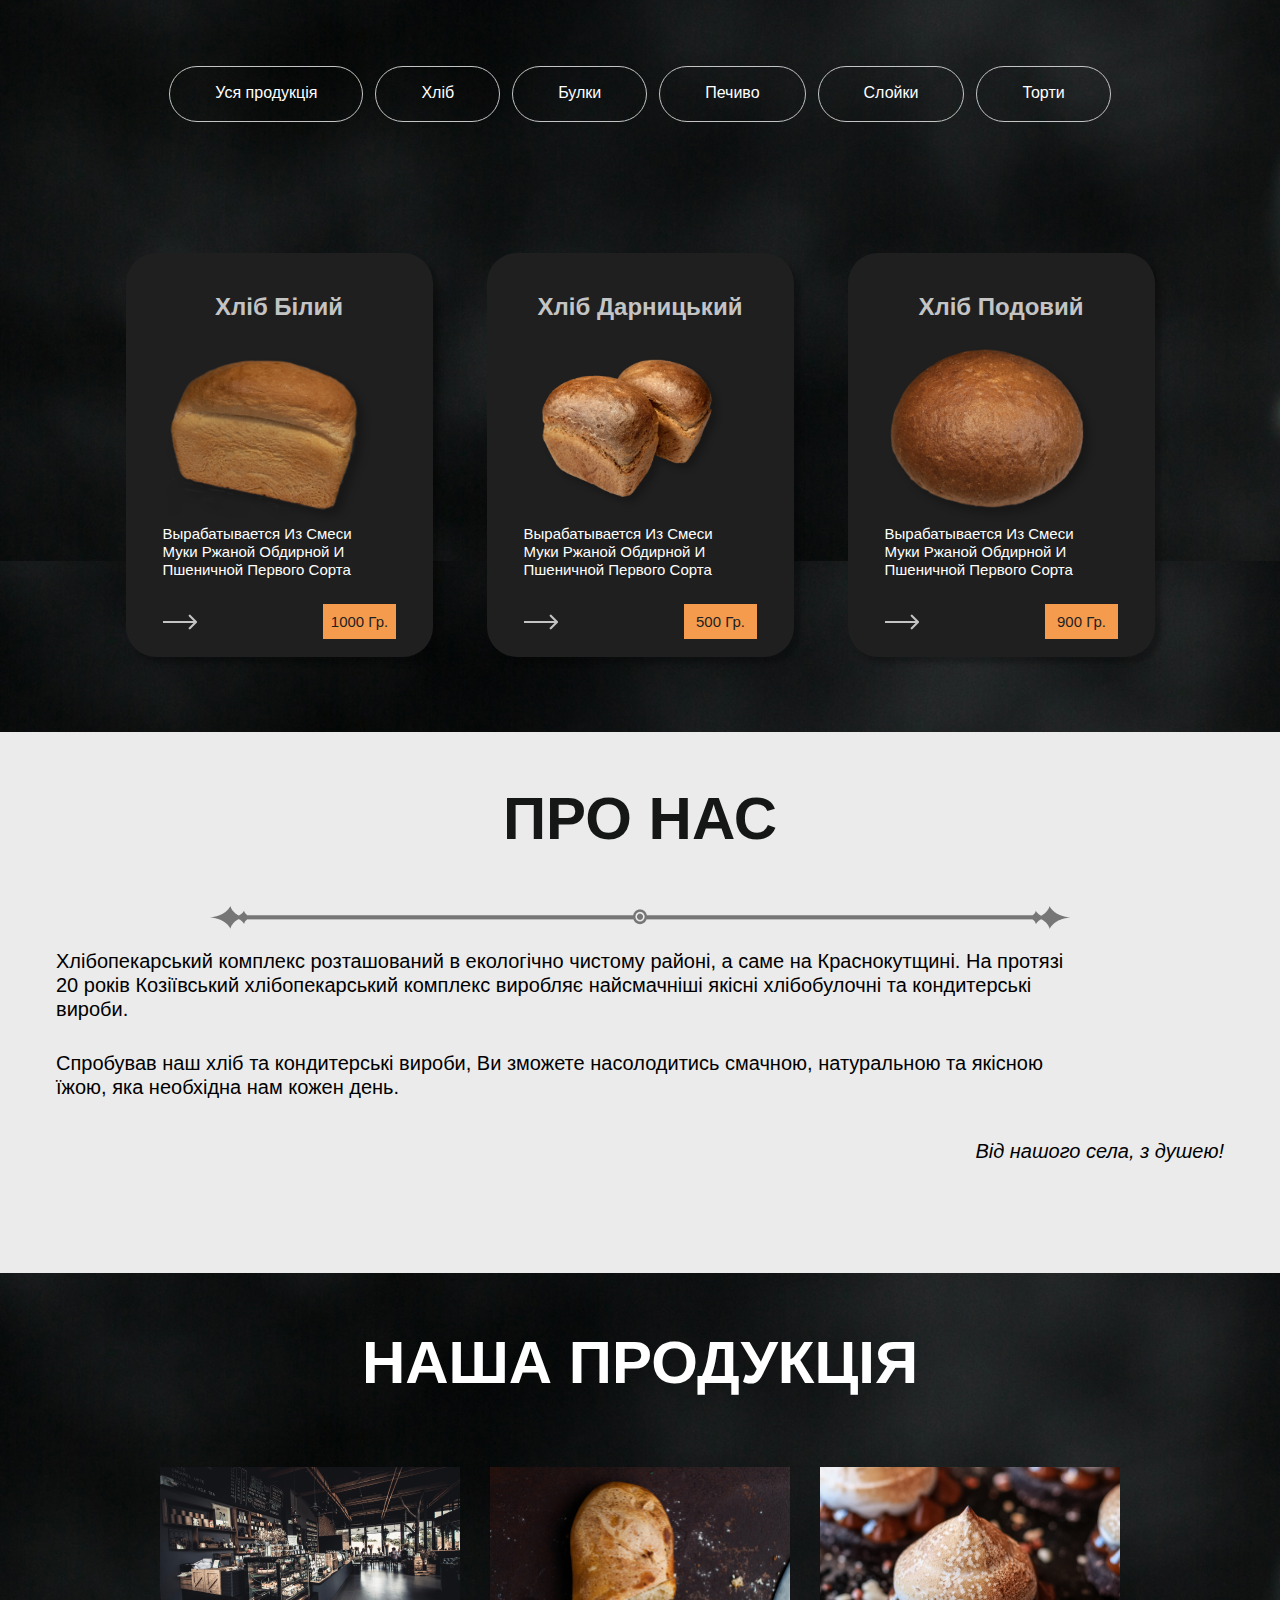
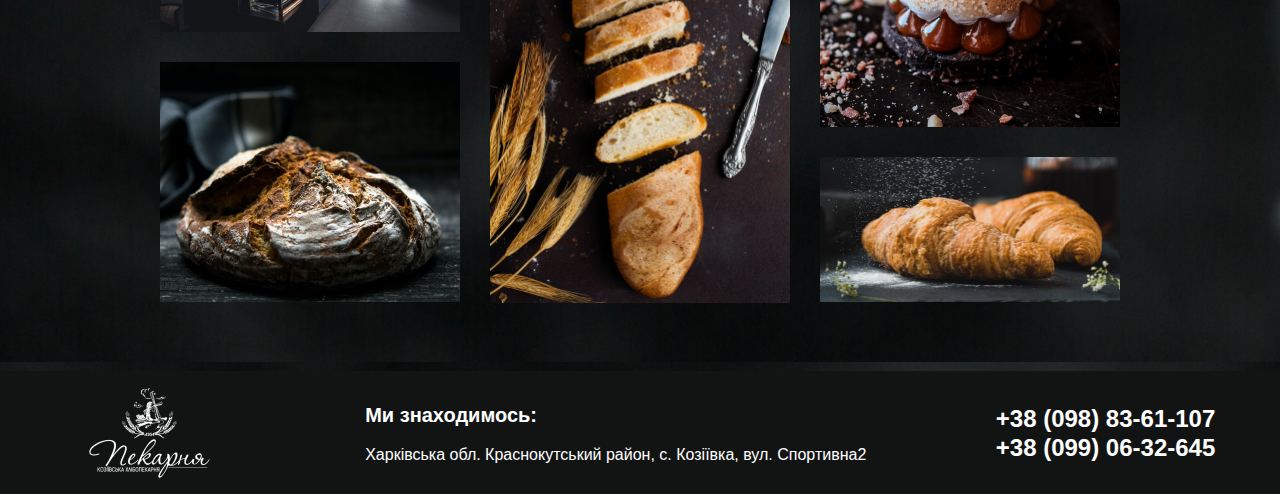
<file: FE7Lesson/index.html>
<!DOCTYPE html>
<html lang="en">
<head>
    <meta charset="UTF-8">
    <meta http-equiv="X-UA-Compatible" content="IE=edge">
    <meta name="viewport" content="width=device-width, initial-scale=1.0">
    <title>Bakery</title>
    <link rel="stylesheet" href="./styles/normalize.css">
    <link rel="stylesheet" href="./styles/main.css">
</head>
<body>
    <header class="header">
        <div class="nav">
            <img src="./images/header_logo.png" alt="logo">
            <a href="">ПРО НАС</a>
            <a href="">ХЛІБОБУЛОЧНІ ВИРОБИ</a>
            <a href="">КОНДИТЕРСЬКІ ВИРОБИ</a>
            <a href="">НАПІВФАБРИКАТИ</a>
            <a href="">ТОРТИ</a>
            <img src="./images/shopping-basket.png" alt="shopping-basket.png" class="shopping-basket">
            <a href="" class="summ">9 765 грн.</a>
            <a href=""><img src="./images/icon_down.png" alt=""></a>
        </div>
        <div class="header_text">
            <h1>КОЗІЇВСЬКА <br>ХЛІБОПЕКАРНЯ</h1>
            <p>Cпробував наш хліб та кондитерські вироби, Ви 
                <br>зможете насолодитись смачною, натуральною та 
                <br>якісною їжою, яка необхідна нам кожен день.</p>
                <button class="header_button">ПОСМОТРЕТЬ ТОВАРЫ</button>
        </div>
    </header>
    <section class="section1 wrapper">
        <div class="sect1_text">
            <h2>Чому обирають нас</h2>
            <img src="./images/sect1_line.png" alt="sect1_line">
        </div>
        <div class="blocks">  
            <div class="blocks-items">
                <img src="./images/oven.png" alt="oven" class="img_item">
                <p>Дотримання правил
                    <br>технологічних <br>процесів</p>
            </div>
            <div class="blocks-items">
                <img src="./images/electric-mixer.png" alt="electric-mixer" class="img_item">
                <p>Працюють тільки <br>досвідчені
                    <br>кваліфіковані фахівці</p>
            </div>
            <div class="blocks-items">
                <img src="./images/roller.png" alt="roller" class="img_item">
                <p>Не використовуємо
                    <br>розпущувачі тіста</p>
            </div>
            <div class="blocks-items">
                <img src="./images/wheat-sack.png" alt="wheat-sack" class="img_item">
                <p>Продукція готується
                    <br>з борошна власного <br>виробництва </p>
            </div>
        </div>
    </section>
    <section class="section2">
        <h2>КАТАЛОГ ПРОДУКЦІЇ</h2>
        <div class="sect2_icons">
            <a href="" class="product-btn">Уся продукція</a>
            <a href="" class="product-btn">Хліб</a>
            <a href="" class="product-btn">Булки</a>
            <a href="" class="product-btn">Печиво</a>
            <a href="" class="product-btn">Слойки</a>
            <a href="" class="product-btn">Торти</a>
        </div>
    <div class="products">
        <div class="sect2_block">
            <h3>Хліб Білий</h3>
            <img src="./images/bread1.png" alt="bread1" class="bread_img">
            <p>Вырабатывается Из Смеси <br>Муки Ржаной Обдирной И <br>Пшеничной Первого Сорта</p>
        <div class="block_bottom">
                <img src="./images/right.png" alt="right">
                <a href="" class="product_btn">1000 гр.</a>
        </div>
        </div>
        <div class="sect2_block">
            <h3>Хліб Дарницький</h3>
            <img src="./images/bread2.png" alt="bread2" class="bread_img">
            <p>Вырабатывается Из Смеси <br>Муки Ржаной Обдирной И <br>Пшеничной Первого Сорта</p>
        <div class="block_bottom">
                <img src="./images/right.png" alt="right">
                <a href="" class="product_btn">500 гр.</a>
        </div>
        </div>
        <div class="sect2_block">
            <h3>Хліб Подовий</h3>
            <img src="./images/bread3.png" alt="bread3" class="bread_img">
            <p>Вырабатывается Из Смеси <br>Муки Ржаной Обдирной И <br>Пшеничной Первого Сорта</p>
        <div class="block_bottom">
                <img src="./images/right.png" alt="right">
                <a href="" class="product_btn">900 гр.</a>
        </div>
        </div>
    </div>
    </section>
    <section class="section3 wrapper">
        <div class="sect1_text">
            <h2>ПРО НАС</h2>
            <img src="./images/sect1_line.png" alt="sect1_line">
        </div>
        <div class="about-text wrapper_text">
            <p>
                Хлібопекарський комплекс розташований в екологічно чистому районі, а саме на Краснокутщині. На протязі 
                <br>20 років Козіївський хлібопекарський комплекс виробляє найсмачніші якісні хлібобулочні та кондитерські 
                <br>вироби. 
            </p>
            <p>
                Спробував наш хліб та кондитерські вироби, Ви зможете насолодитись смачною, натуральною та якісною 
                <br>їжою, яка необхідна нам кожен день. 
            </p>
            <p>Від нашого села, з душею!</p>
        </div>
    </section>
    <section class="section4">
        <h2>НАША ПРОДУКЦІЯ</h2>
    <div class="main_ph">
        <div class="photo_sect4">
            <img src="./images/foot1.png" alt="foot1">
            <img src="./images/foot2.png" alt="foot2">
        </div>
        <div class="photo_sect4">
            <img src="./images/foot3.png" alt="foot3">
        </div>
        <div class="photo_sect4">
            <img src="./images/foot4.png" alt="foot4">
            <img src="./images/foot5.png" alt="foot5">
        </div>
    </div>
    <footer class="footer wrapper">
        <div class="footer_info">
                <img src="./images/logo_small.png" alt="logo">
                <div class="address">
                    <p>Ми знаходимось:</p>
                    <p>
                        Харківська обл. Краснокутський район, с. Козіївка, вул. Спортивна2
                    </p>
                </div>
                <div class="tel">
                    <a href="">+38 (098) 83-61-107</a>
                    <a href="">+38 (099) 06-32-645</a>
                </div>
        </div>
    </footer>
</body>
</html>
</file>
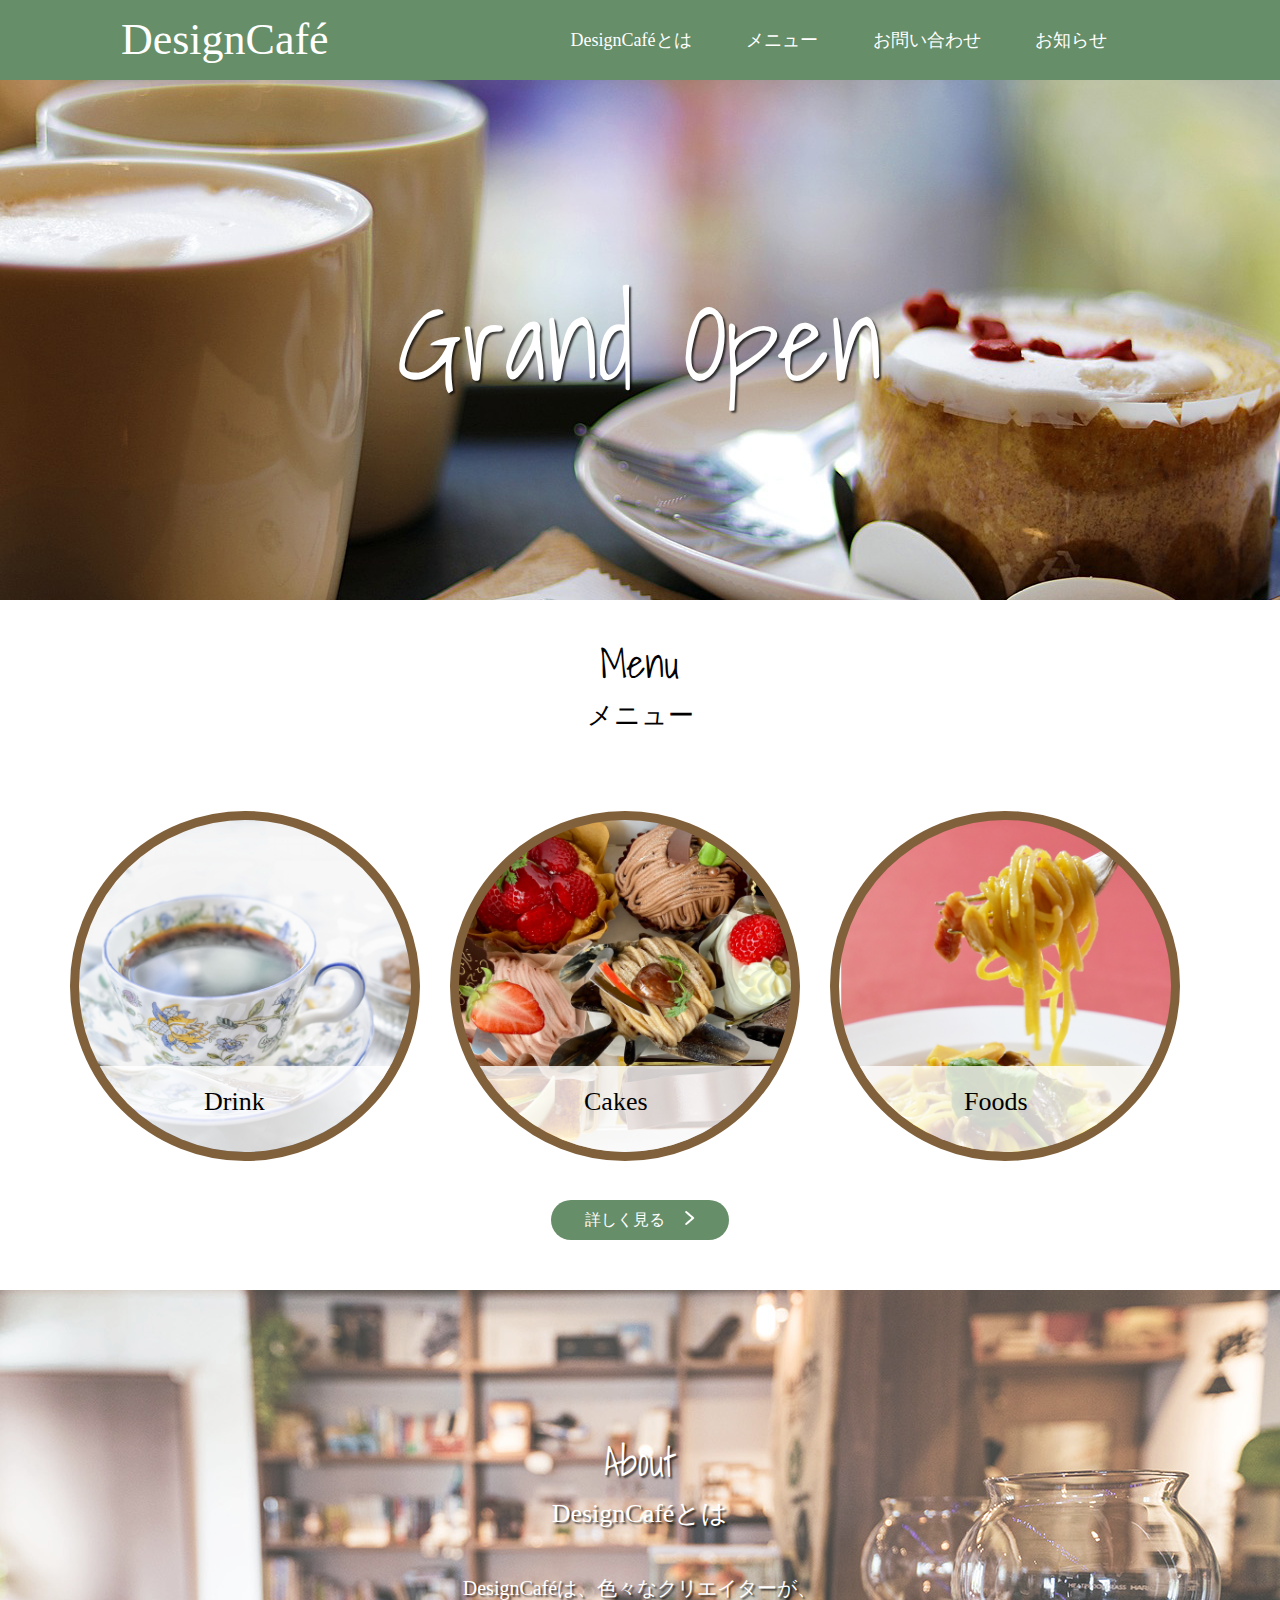
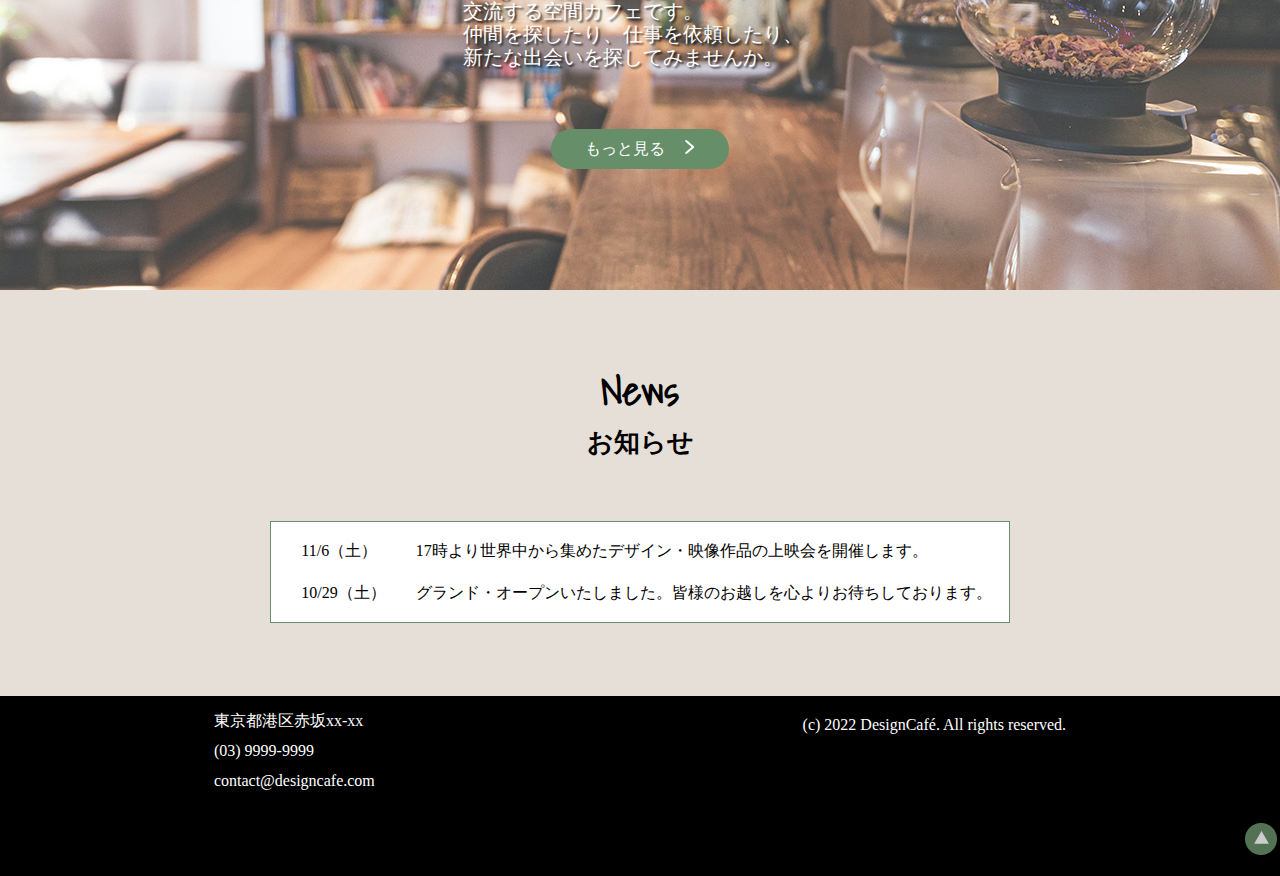
<file: FE8Lesson/index.html>
<!DOCTYPE html>
<html lang="en">
<head>
    <meta charset="UTF-8">
    <meta http-equiv="X-UA-Compatible" content="IE=edge">
    <meta name="viewport" content="width=device-width, initial-scale=1.0">
    <title>Coffee Shop</title>
    <link rel="stylesheet" type="text/css" href="//fonts.googleapis.com/css?family=Shadows+Into+Light" />
    <link rel="stylesheet" href="./styles/normalize.css">
    <link rel="stylesheet" href="./styles/main.css">
    <link rel="stylesheet" href="./styles/media.css">
</head>
<body>
    <header class="header">
        <h2>DesignCafé</h2>
        <nav class="nav">
        <div class="nav_menu">
            <a class="menu-block-item" href="">DesignCaféとは</a>
            <a class="menu-block-item" href="">メニュー</a>
            <a class="menu-block-item" href="">お問い合わせ</a>
            <a class="menu-block-item" href="">お知らせ</a>
        </div>
            <button class="mobile-menu">
                <i class="far fa-bars"></i>
                <i class="fas fa-times"></i>
                <img class="far fa-bars" src="./images/hamburg.png" alt="menu">
                <img class="fas fa-times" src="./images/close_hamburg.png" alt="close">
            </button>
        </nav>
            
    </header>
    <section class="section1">
        <h1>Grand Open</h1>
    </section>
    <section class="section2">
        <h3>Menu
            <br><span>
                メニュー
            </span>
        </h3>
            <div class="menu">
                <div class="main_block">
                    <div class="block_bg">
                        <p class="text_description">Drink</p>
                    </div>
                </div>
                <div class="main_block">
                    <div class="block_bg">
                        <p class="text_description">Cakes</p>
                    </div>
                </div>
                <div class="main_block">
                    <div class="block_bg">
                        <p class="text_description">Foods</p>
                    </div>
                </div>
            </div>
        <div class="btn">
            <button class="menu_btn">詳しく見る<img src="./images/right.png" alt="right" class="right_img"></button>
        </div>
        </div>
    </section>
    <section class="section3">
        <h1>About
            <br><span>DesignCaféとは</span>
        </h1>
        <p>DesignCaféは、色々なクリエイターが、
            <br>交流する空間カフェです。
            <br>仲間を探したり、仕事を依頼したり、
            <br>新たな出会いを探してみませんか。
        </p>
        <button class="menu_btn">もっと見る<img src="./images/right.png" alt="right" class="right_img"></button>
    </section>
    <section class="section4">
        <h4>News
            <br><span>お知らせ</span>
        </h4>
        <div class="white_block">
            <div>
                <p>11/6（土）</p>
                <p>10/29（土）</p>
            </div>
            <div>
                <p>17時より世界中から集めたデザイン・映像作品の上映会を開催します。</p>
                <p>グランド・オープンいたしました。皆様のお越しを心よりお待ちしております。</p>
            </div>
        </div>
    </section>
    <footer class="footer">
    <div class="info_footer">
        <div class="info">
          <a href="">東京都港区赤坂xx-xx</a>
          <a href="">(03) 9999-9999</a>
          <a href="">contact@designcafe.com</a>
        </div>
        <div class="rights">
            <p>(c) 2022 DesignCafé. All rights reserved.</p>
        </div>
    </div>
        <div class="scroll">
            <a href=""><img src="./images/scroll.png" alt="scroll"></a>
        </div>
    </footer>
</body>
</html>
</file>
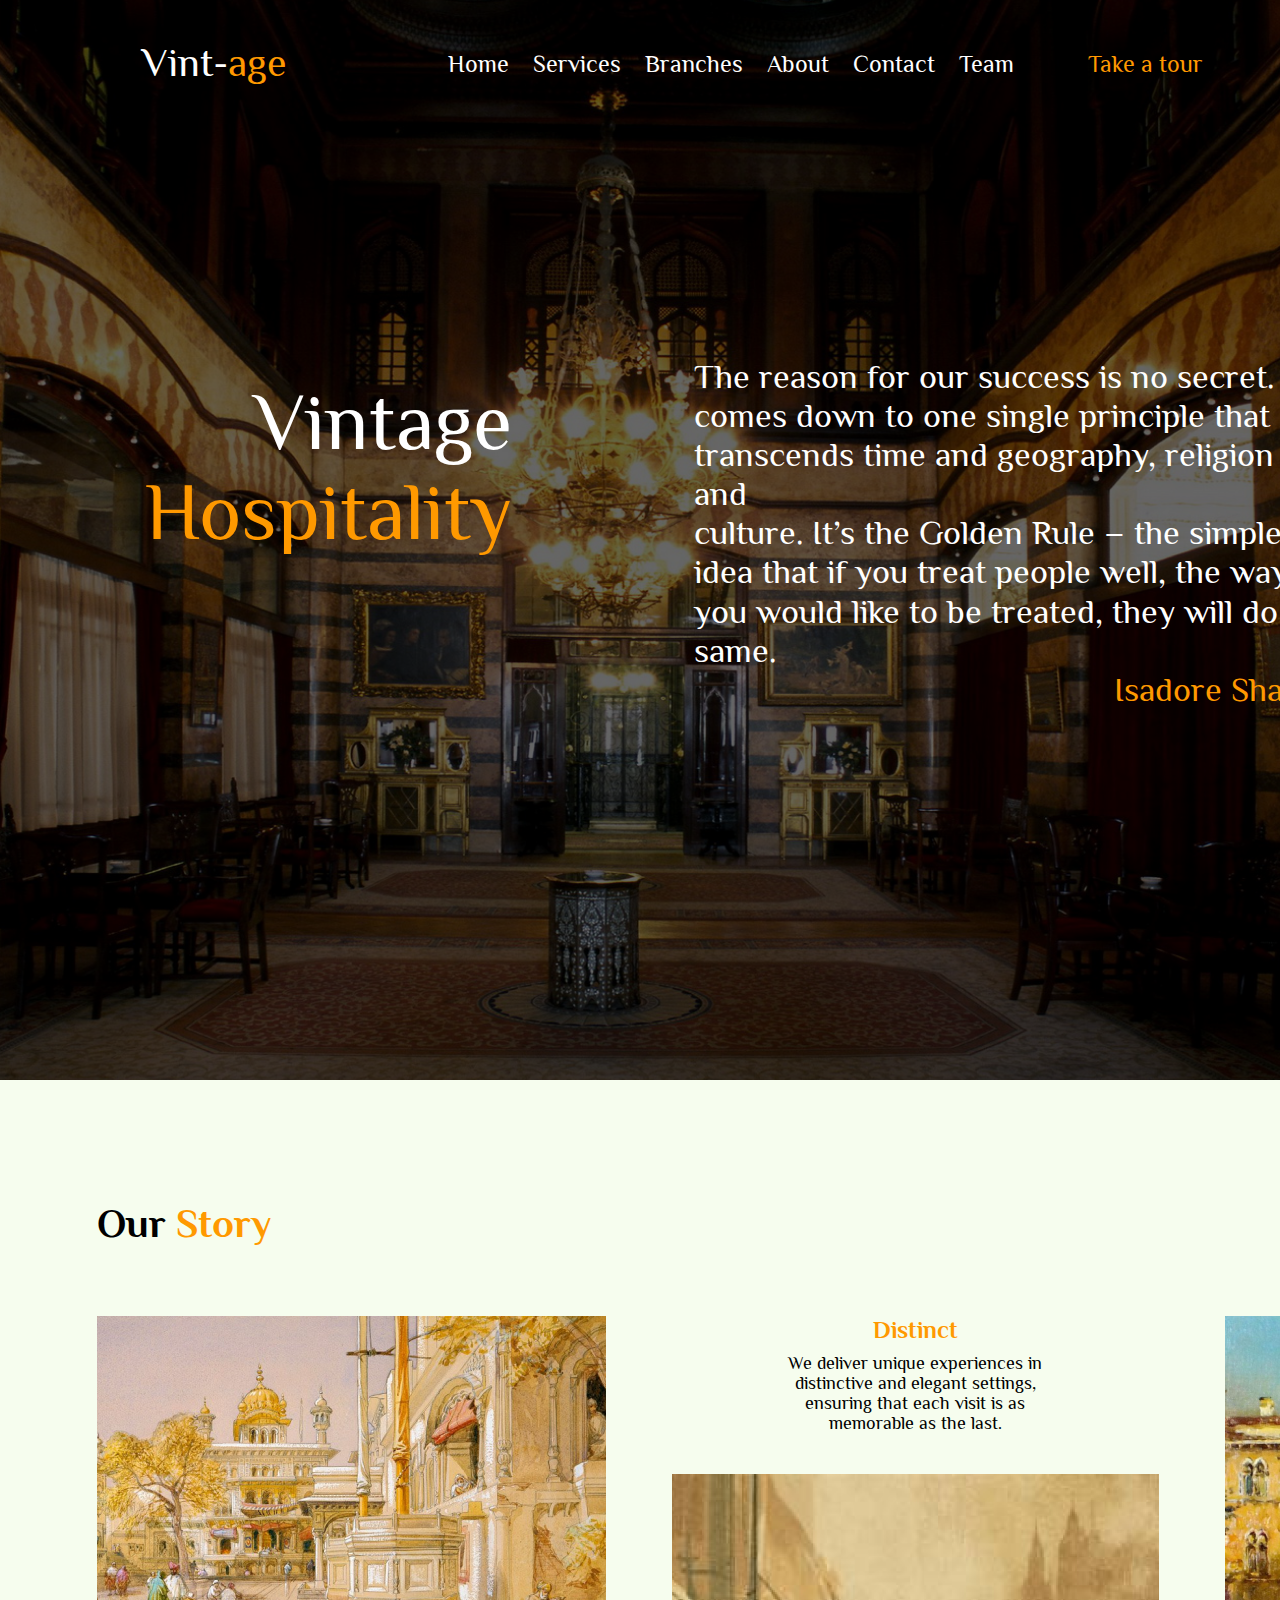
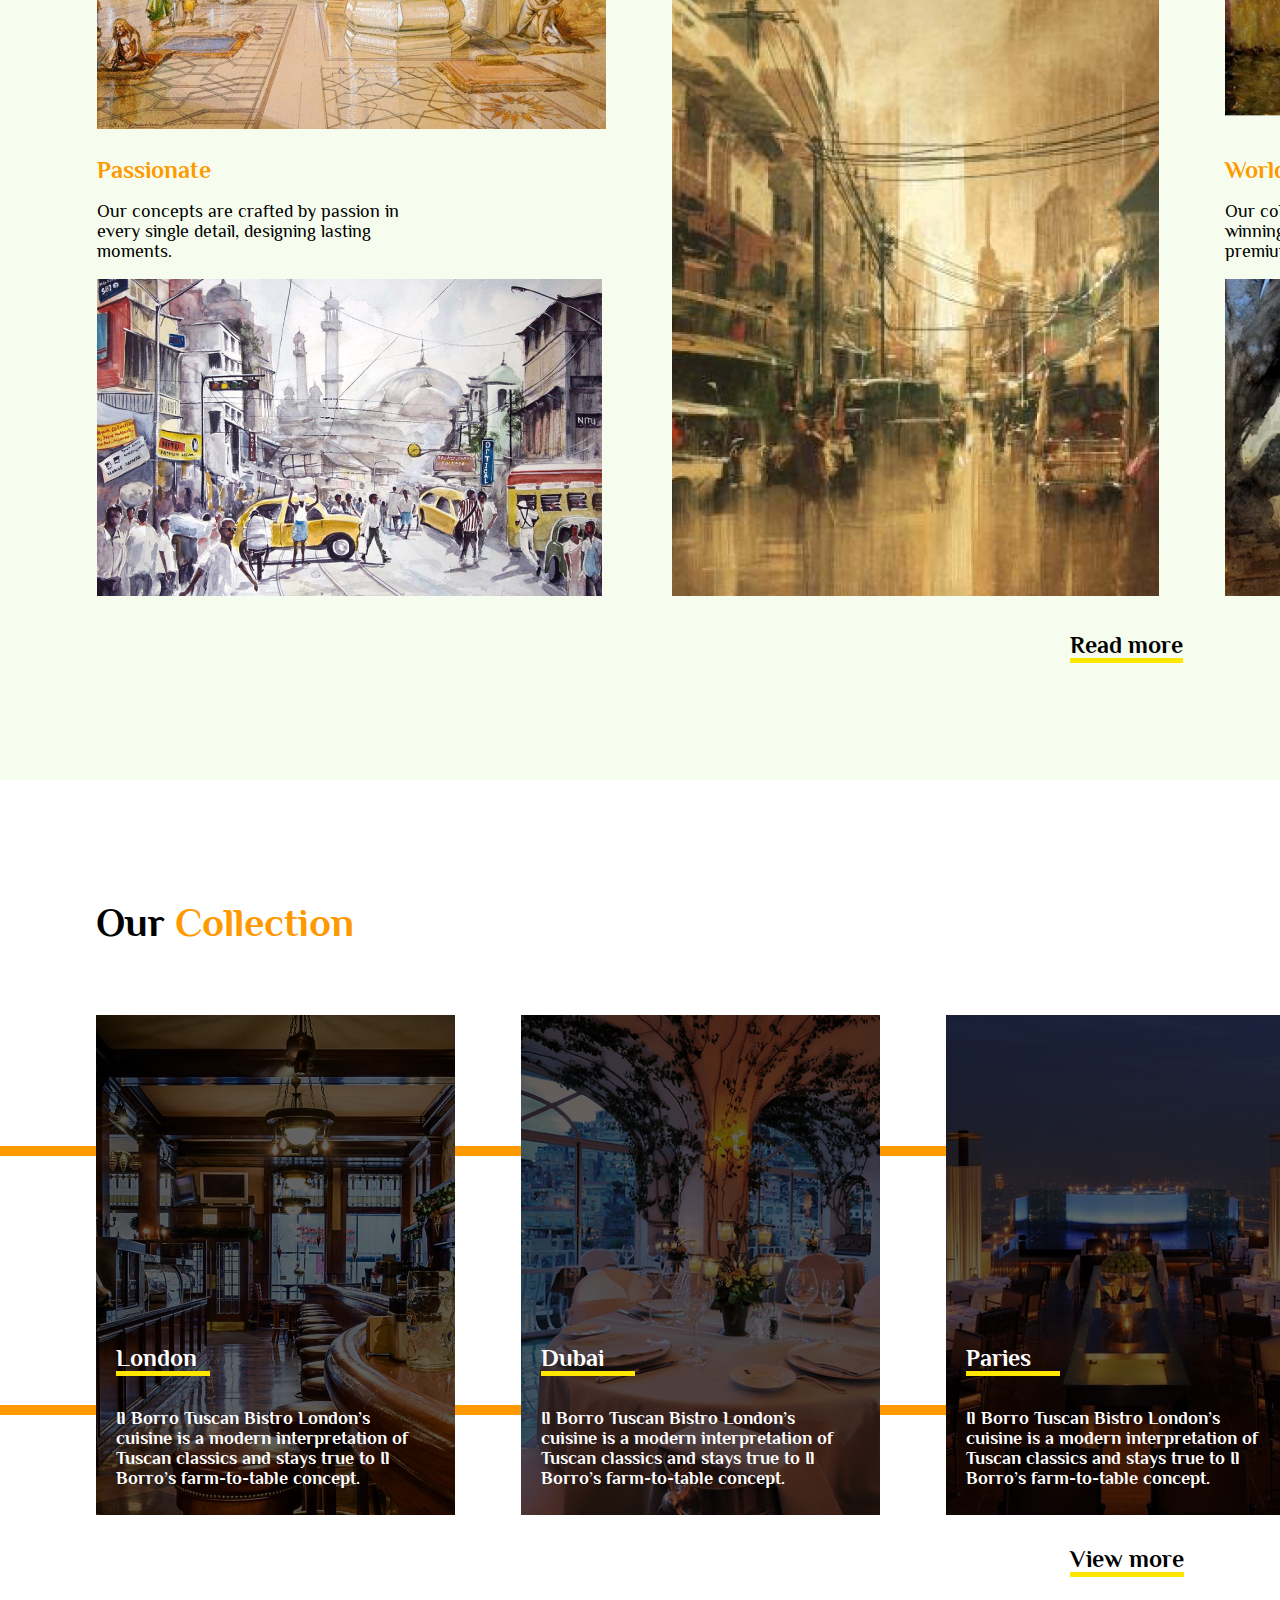
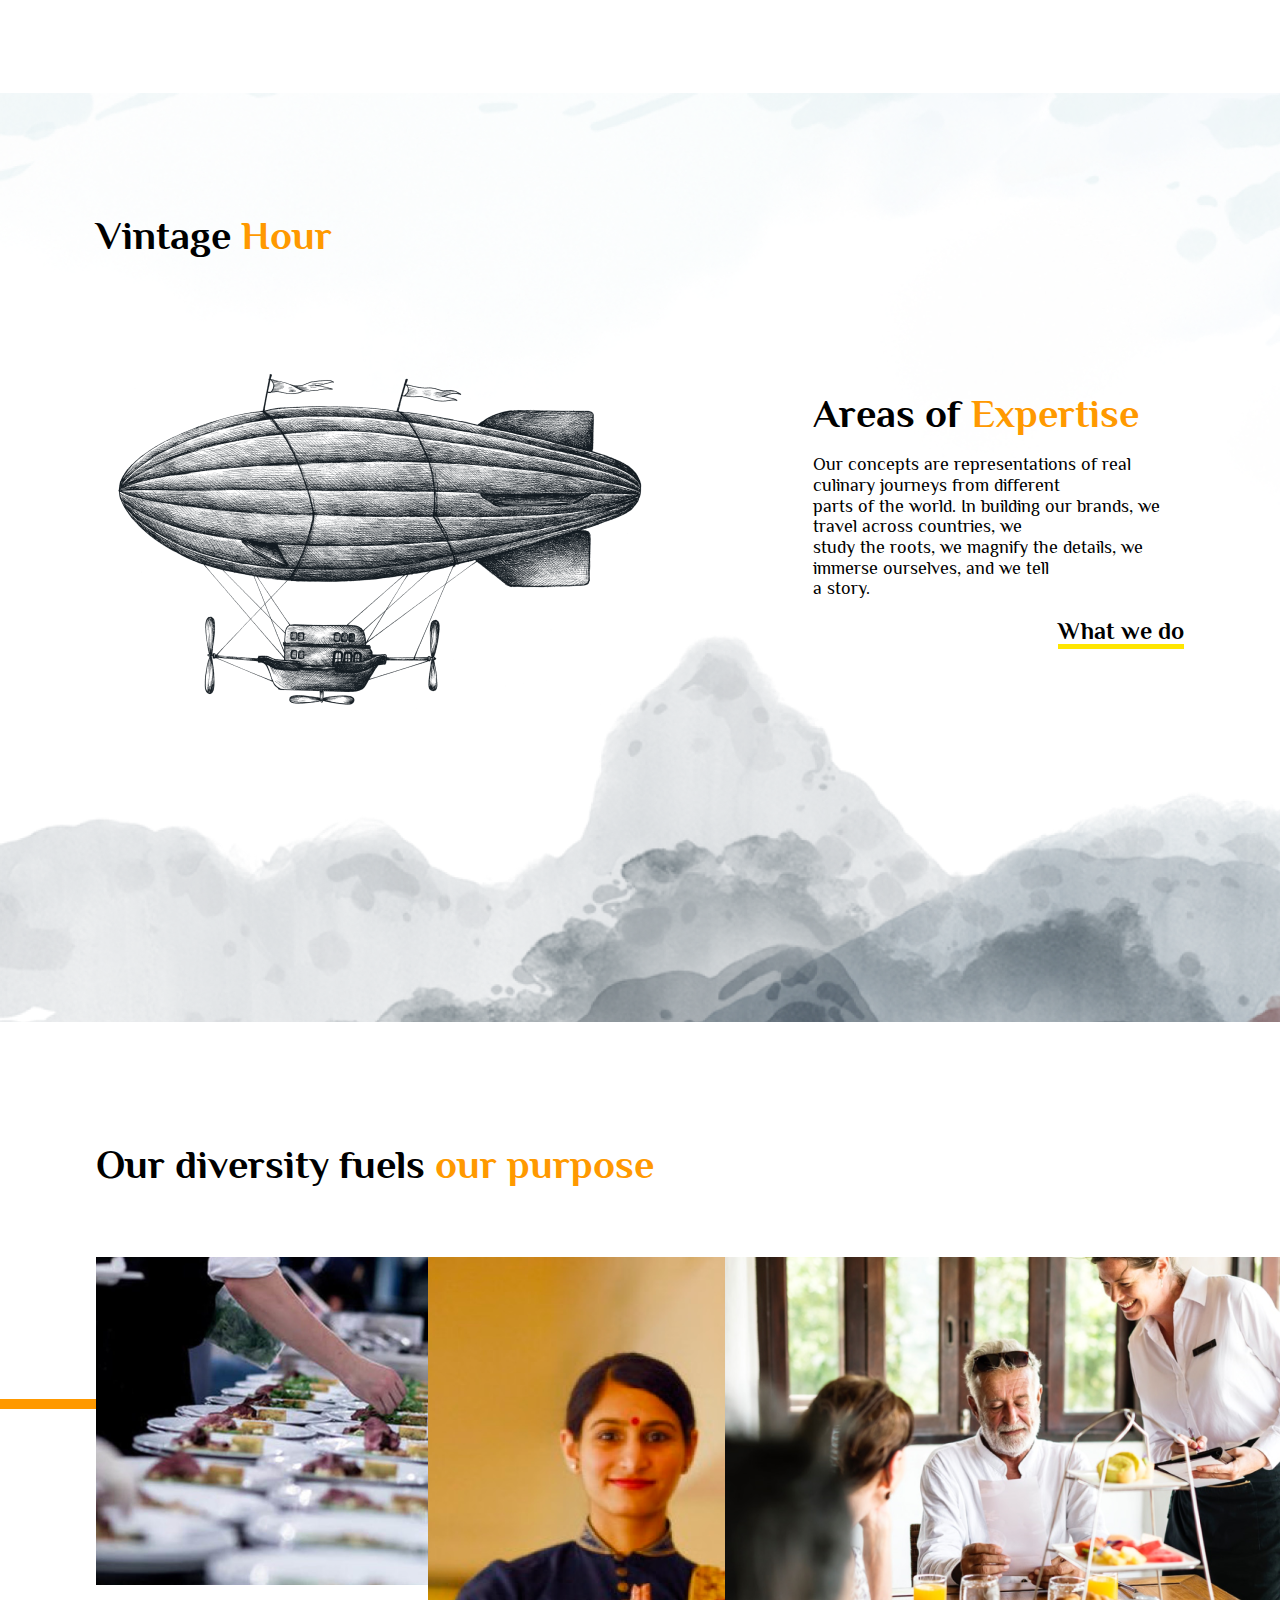
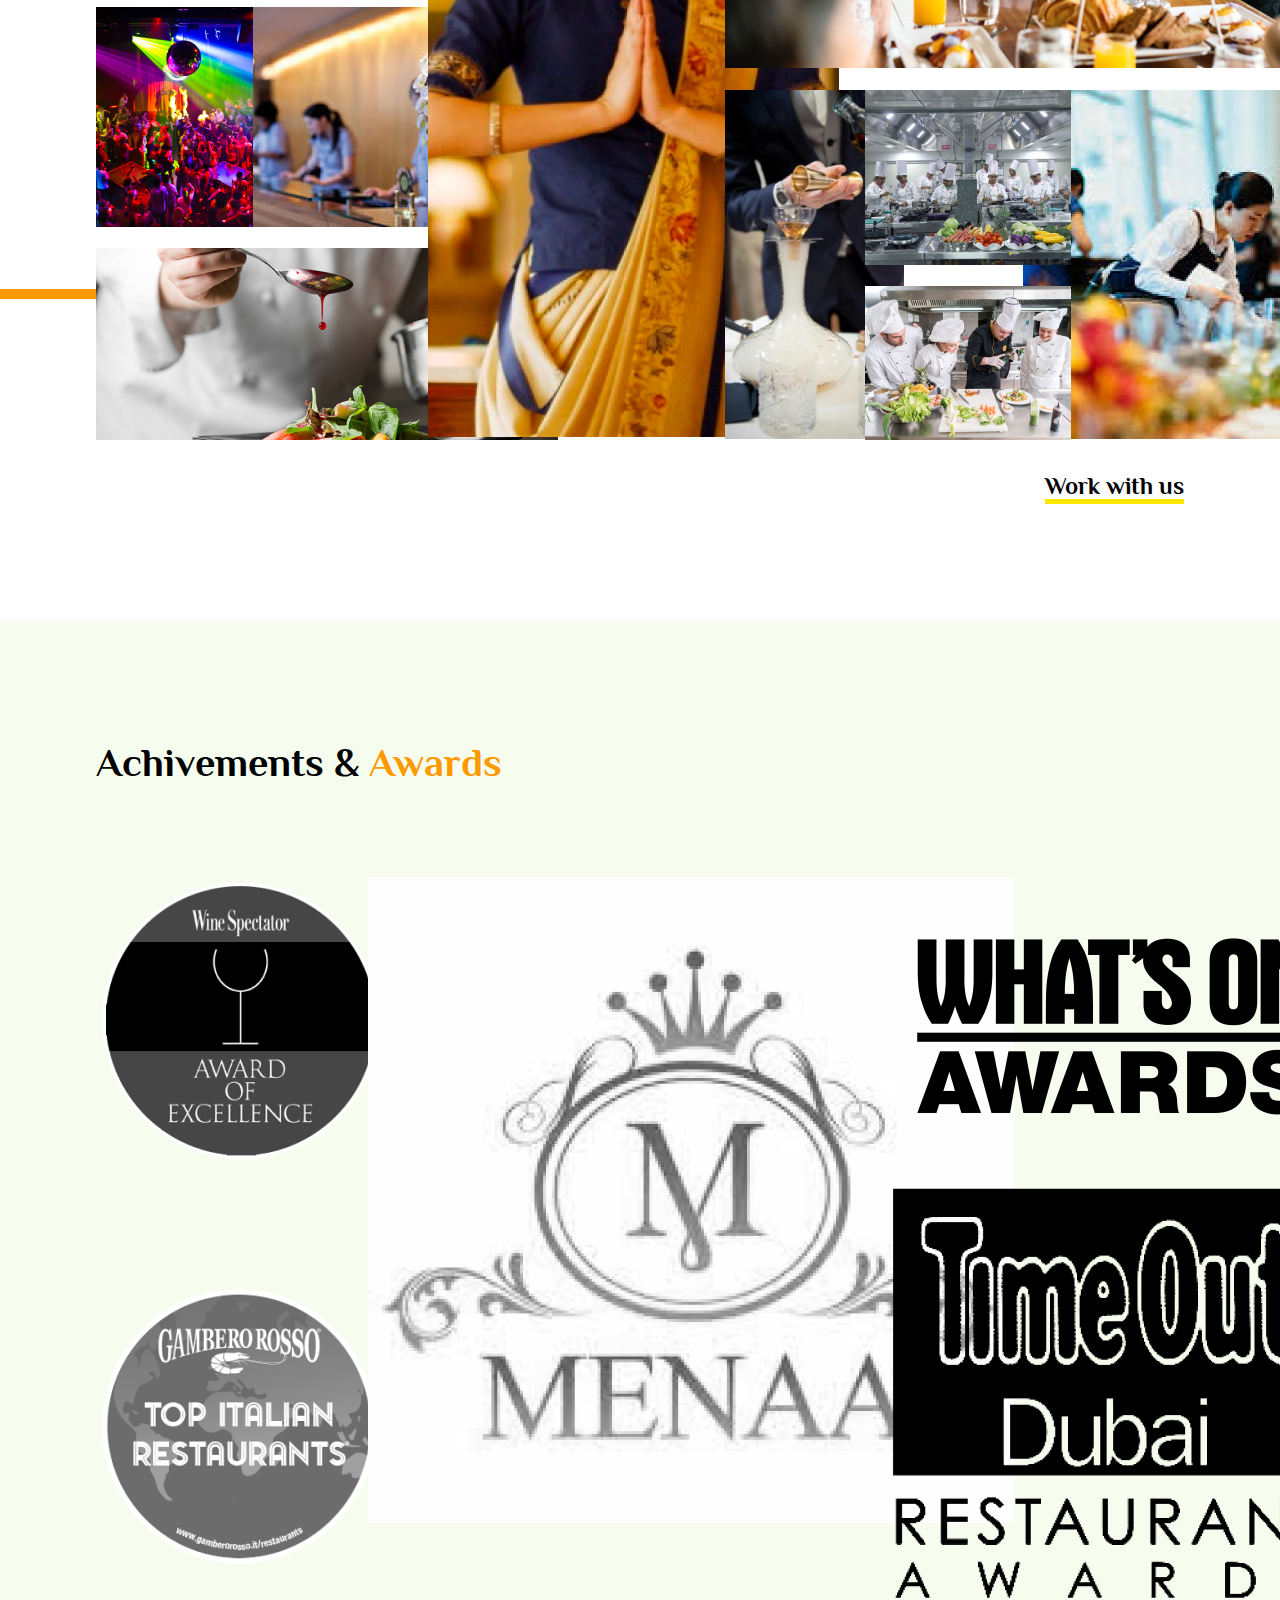
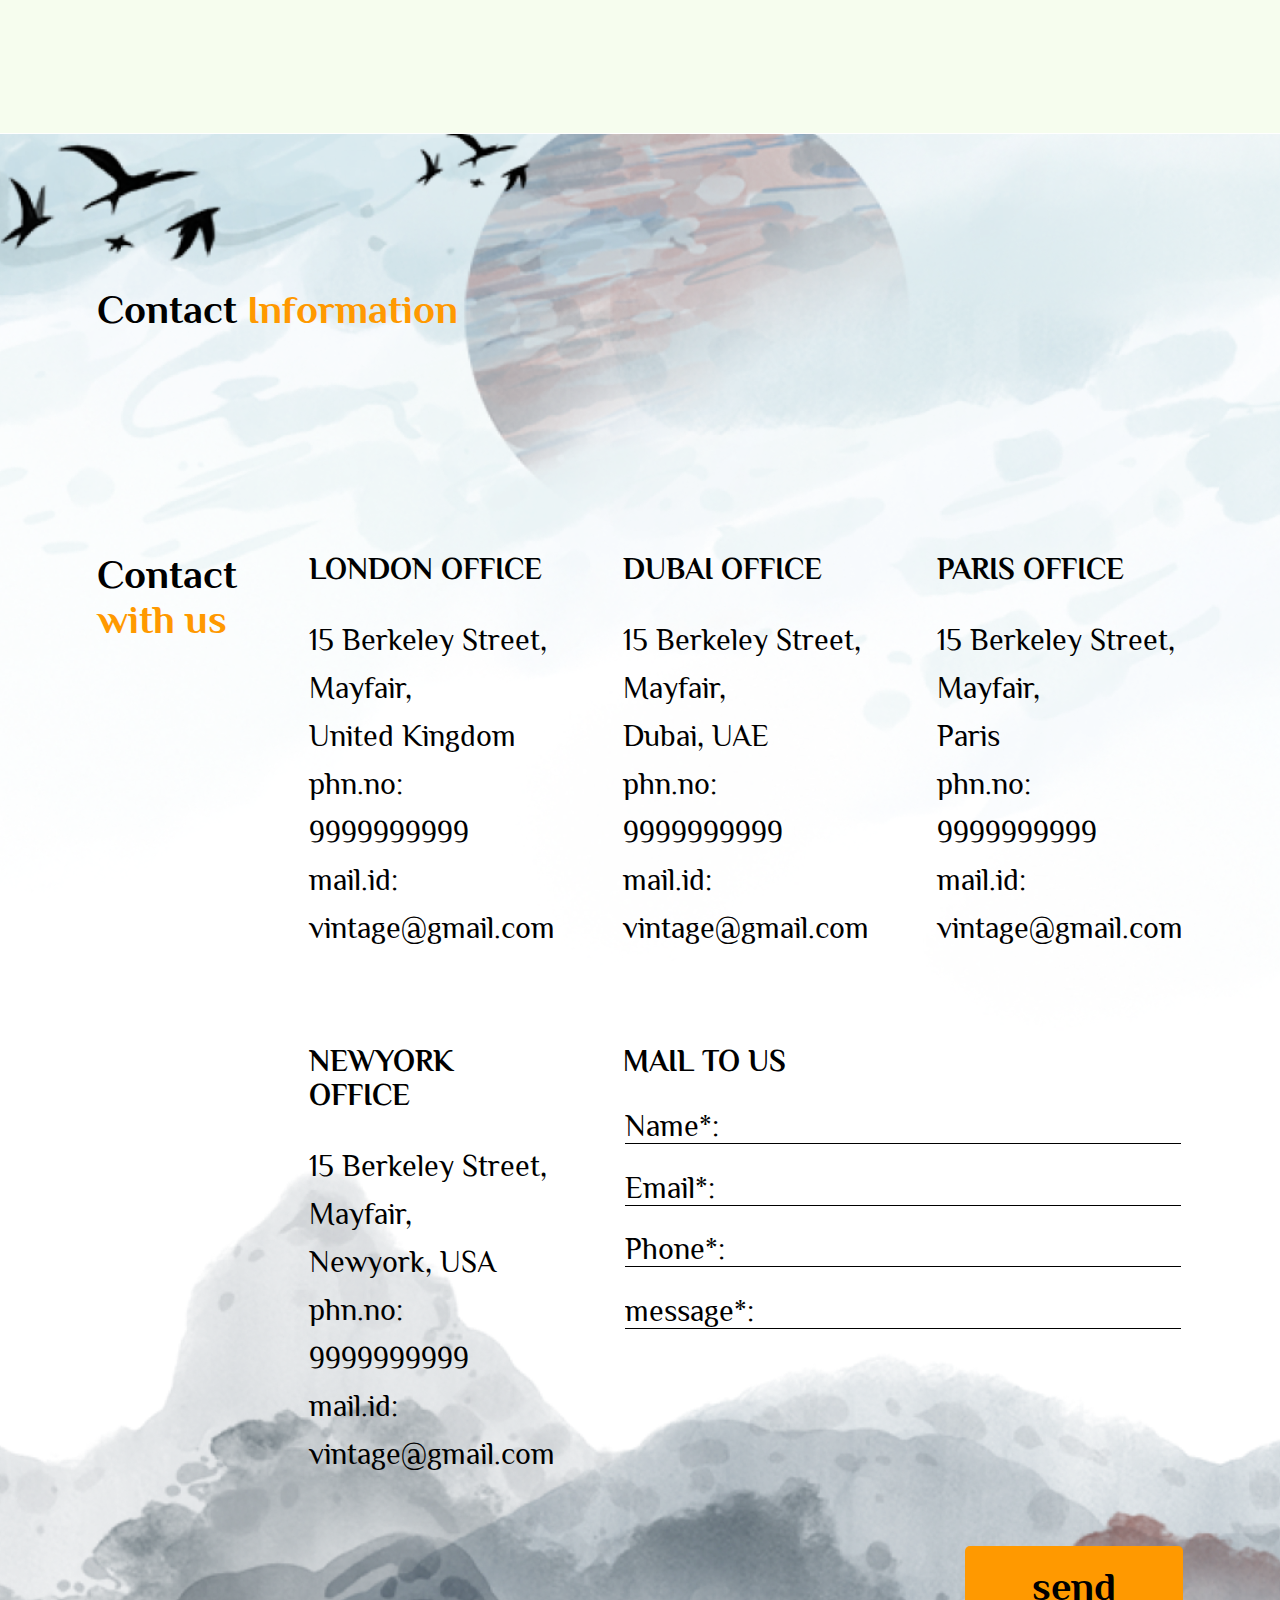
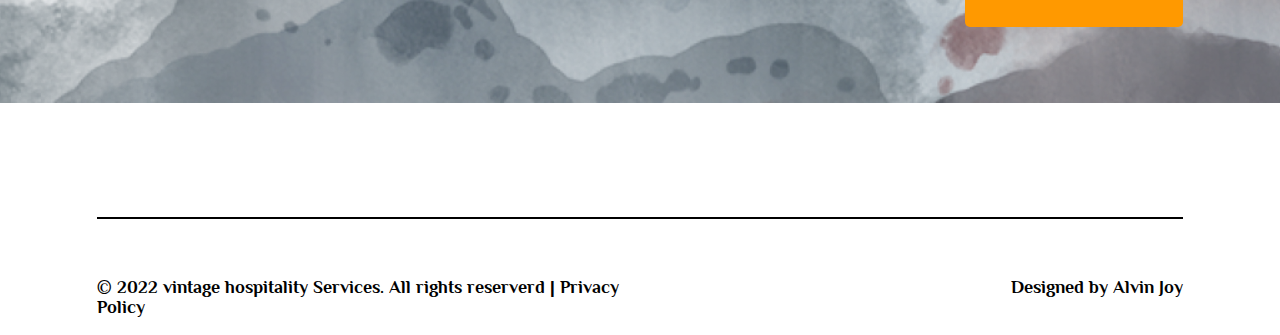
<file: FE9Lesson/index.html>
<!DOCTYPE html>
<html lang="en">
<head>
    <meta charset="UTF-8">
    <meta http-equiv="X-UA-Compatible" content="IE=edge">
    <meta name="viewport" content="width=device-width, initial-scale=1.0">
    <title>Vintage Hospitality</title>
    <link href="https://fonts.googleapis.com/css2?family=Philosopher:ital,wght@0,400;0,700;1,400;1,700&display=swap" 
    rel="stylesheet">
    <link rel="stylesheet" href="./styles/normalize.css">
    <link rel="stylesheet" href="./styles/main.css">
    <link rel="stylesheet" href="./styles/media.css">
</head>
<body>
    <header class="header">
        <div class="nav">
            <p>Vint-<span>age</span></p>   
            <nav>
            <div class="nav_menu">
                <a class="menu-block-item" href="">Home</a>
                <a class="menu-block-item" href="">Services</a>
                <a class="menu-block-item" href="">Branches</a>
                <a class="menu-block-item" href="">About</a>
                <a class="menu-block-item" href="">Contact</a>
                <a class="menu-block-item" href="">Team</a>
            </div>
            <button class="mobile-menu">
                <i class="far fa-bars"></i>
                <i class="fas fa-times"></i>
                <img class="far fa-bars" src="./images/hamburg.png" alt="menu">
                <img class="fas fa-times" src="./images/close_hamburg.png" alt="close">
            </button>
            </nav>
            <div class="tour">
                <a href="">Take a tour</a>
            </div>
        </div>
        <div class="header_mainblock">
            <h1>Vintage
                <span><br>Hospitality</span>
            </h1>
            <p>The reason for our success is no secret. It 
                <br>comes down to one single principle that 
                <br>transcends time and geography, religion and 
                <br>culture. It’s the Golden Rule – the simple 
                <br>idea that if you treat people well, the way 
                <br>you would like to be treated, they will do the 
                <br>same. 
                <span><br>Isadore Sharpe</span>   
            </p>
        </div>
    </header>
    <section class="section1">
    <div class="wrapper">
    <h2>Our <span>Story</span>
    </h2>
        <div class="story-grid">
            <div>
                <img class="story-gr-img" src="./images/1ph1.png" alt="">
            </div>
            <div>
                <h3>Distinct</h3>
                    <p class="p-center">We deliver unique experiences in 
                        <br>distinctive and elegant settings, 
                        <br>ensuring that each visit is as 
                        <br>memorable as the last.</p>
                    <img class="story-gr-img" src="./images/1ph3.png" alt="">
            </div>
            <div>
                <img class="story-gr-img" src="./images/1ph4.png" alt="">
            </div>
            <div>
                    <h3>Passionate</h3>
                    <p class="p-left">Our concepts are crafted by passion in 
                        <br>every single detail, designing lasting 
                        <br>moments.</p>
                    <img class="story-gr-img" src="./images/1ph2.png" alt="">
            </div>
            <div>
                <h3>World class</h3>
                <p class="p-left">Our collection consists of award - 
                    <br>winning restaurants situated in 
                    <br>premium dining destinations.</p>
                <img class=class="story-gr-img" src="./images/1ph5.png" alt="">
            </div>
        </div>
        <div class="read-more">
            <a href="#" class="read-decoration">Read more</a> 
        </div>
    </div>
    </section>
    <section class="section2">
        <div class="border-main"></div>
        <div class="border-main2"></div>
        <div class="wrapper">
            <h2>Our <span>Collection</span>
            </h2>
            <div class="collection-grid">
                <div class="collection-block">
                    <div class="collection-block-text">
                        <h4>London</h4>
                        <p>Il Borro Tuscan Bistro London’s 
                            <br>cuisine is a modern interpretation of 
                            <br>Tuscan classics and stays true to Il 
                            <br>Borro’s farm-to-table concept.
                        </p>
                    </div>  
                </div>
                <div class="collection-block">
                    <div class="collection-block-text">
                        <h4>Dubai</h4>
                        <p>Il Borro Tuscan Bistro London’s 
                            <br>cuisine is a modern interpretation of 
                            <br>Tuscan classics and stays true to Il 
                            <br>Borro’s farm-to-table concept.
                        </p>
                    </div>
                </div>
                <div class="collection-block">
                    <div class="collection-block-text">
                        <h4>Paries</h4>
                        <p>Il Borro Tuscan Bistro London’s 
                            <br>cuisine is a modern interpretation of 
                            <br>Tuscan classics and stays true to Il 
                            <br>Borro’s farm-to-table concept.
                        </p>
                    </div>
                </div>
                <div class="collection-block">
                    <div class="collection-block-text">
                        <h4>NewYork</h4>
                        <p>Il Borro Tuscan Bistro London’s 
                            <br>cuisine is a modern interpretation of 
                            <br>Tuscan classics and stays true to Il 
                            <br>Borro’s farm-to-table concept.
                        </p>
                    </div>
                </div>
            </div>
            <div class="read-more">
                <a href="#" class="read-decoration">View more</a> 
            </div>
        </div>
    </section> 
    <section class="section3">
        <div class="wrapper">
            <h2>Vintage <span>Hour</span></h2>
            <div class="vintage-grid">
                <div class="vintage-item">
                    <img src="./images/vintageimg.png" alt="">
                </div>
                <div class="vintage-item">
                    <h2>Areas of <span>Expertise</span></h2>
                    <p>Our concepts are representations of real culinary journeys from different 
                        <br>parts of the world. In building our brands, we travel across countries, we 
                        <br>study the roots, we magnify the details, we immerse ourselves, and we tell 
                        <br>a story.</p>
                        <div class="read-more">
                            <a href="#" class="read-decoration">What we do</a> 
                        </div>
                </div>
            </div>
        </div>
    </section>
    <section class="section4">
        <div class="border-main3"></div>
        <div class="border-main4"></div>
        <div class="wrapper">
            <h2>Our diversity fuels <span>our purpose</span></h2>
            <div class="photo-grid">
                <div class="column1">
                    <div><img src="./images/4.1.png" alt=""></div>
                    <div><img src="./images/4.4.png" alt=""></div>
                    <div><img src="./images/4.2.png" alt=""></div>
                    <div><img src="./images/4.3.png" alt=""></div>
                </div>
                <div class="column2">
                    <div><img src="./images/4.5.png" alt=""></div>
                </div>
                <div class="column3">
                    <div><img src="./images/4.6.png" alt=""></div>
                    <div><img src="./images/4.7.png" alt=""></div>
                    <div><img src="./images/4.10.png" alt=""></div>
                    <div><img src="./images/4.9.png" alt=""></div>
                    <div><img src="./images/4.8.png" alt=""></div>
                </div> 
            </div>
            <div class="read-more">
                <a href="#" class="read-decoration">Work with us</a> 
            </div>
            
        </div>
        </div>
    </section>
    <section class="section5">
        <div class="wrapper">
            <h2>Achivements & <span>Awards</span></h2>
            <div class="achivements-main">
               <div>
                <img src="./images/award1.png" alt="">
                <img src="./images/award2.png" alt="">
               </div>
               <div>
                <img src="./images/award3.png" alt="">
               </div>
               <div>
                <img src="./images/award4.png" alt="">
                <img src="./images/award5.png" alt="">
               </div>
            </div> 
        </div>
    </section>
    <footer class="footer">
        <div class="wrapper">
            <h2>Contact <span>Information</span></h2>
            <div class="grid-area">
                <div>
                    <h2>Contact <span>with us</span></h2>
                </div>
                <div>
                    <h5>LONDON OFFICE</h5>
                    <p> 15 Berkeley Street,
                        <br>Mayfair,
                        <br>United Kingdom
                        <br>phn.no: 9999999999
                        <br>mail.id: vintage@gmail.com</p>
                </div>
                <div>
                    <h5>DUBAI OFFICE</h5>
                    <p> 15 Berkeley Street,
                        <br>Mayfair,
                        <br>Dubai, UAE
                        <br>phn.no: 9999999999
                        <br>mail.id: vintage@gmail.com</p>
                </div>
                <div>
                    <h5>PARIS OFFICE</h5>
                    <p> 15 Berkeley Street,
                        <br>Mayfair,
                        <br>Paris
                        <br>phn.no: 9999999999
                        <br>mail.id: vintage@gmail.com</p>
                </div>
                <div>
                    <h5>NEWYORK OFFICE</h5>
                    <p>  15 Berkeley Street,
                        <br>Mayfair,
                        <br>Newyork, USA
                        <br>phn.no: 9999999999
                        <br>mail.id: vintage@gmail.com</p>
                </div>
                <div>
                    <h5>MAIL TO US</h5>
                    <div class="footer-input">
                        <input class= "input-item" type="name" placeholder="Name*: ">
                        <input class= "input-item" type="email" placeholder="Email*:">
                        <input class= "input-item" type="tel" placeholder="Phone*:">
                        <input class= "input-item" type="text" placeholder="message*:">
                    </div>
                </div>
            </div>
            <div class="footer_btn">
                <button class="btn">send</button>
            </div>
            <div class="underline"></div>
            <div class="foot">
                <div class="pr-policy">
                    <p>© 2022 vintage hospitality Services. All rights reserverd    |<a href=""> Privacy Policy</a></p>
                </div>
                <div>
                    <p>Designed by Alvin Joy</p>  
                </div>
            </div>
        </div>
    </footer>
</body>
</html>
</file>
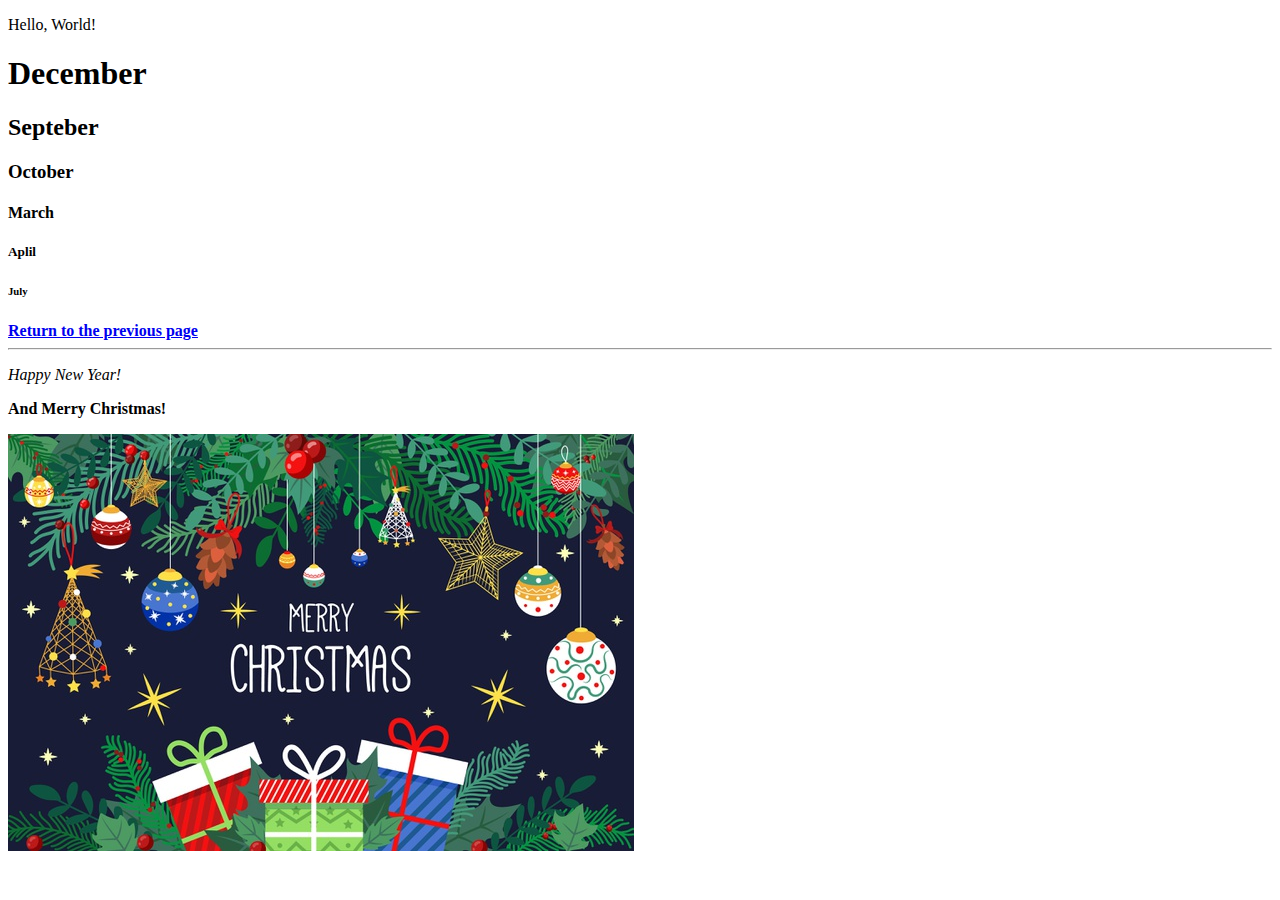
<file: FE1Lesson/index2.html>
<!DOCTYPE html>
<html lang="en">
<head>
    <meta charset="UTF-8">
    <meta http-equiv="X-UA-Compatible" content="IE=edge">
    <meta name="viewport" content="width=device-width, initial-scale=1.0">
    <title>Document</title>
</head>
<body>
    <p>Hello, World!</p>
    <h1>December</h1>
    <h2>Septeber</h2>
    <h3>October</h3>
    <h4>March</h4>
    <h5>Aplil</h5>
    <h6>July</h6>
    <a href="index.html"><b>Return to the previous page</b></a>
    <hr>
    <p><em>Happy New Year!</em></p>
    <p><b>And Merry Christmas!</b></p>
    
    <img src="background-merry-christmas-pictures-images-wallpaper-greeting-card.jpg" alt="привітання">
</body>
</html>
</file>
<file: FE2Lesson/main.css>
div {
    width: 300px;
    margin: 30px auto;
    border: 2px solid palevioletred;
    padding: 30px 15px;
}

a[href = "https://uk.wikipedia.org/wiki/%D0%A0%D1%96%D0%B7%D0%B4%D0%B2%D0%BE_%D0%A5%D1%80%D0%B8%D1%81%D1%82%D0%BE%D0%B2%D0%B5"] {
    color: #92de35;
    font-size: 20px;
    font-style: italic;
}

a {
    color:coral;
    font-size: 25px;
    font-style: normal;
}

h1 {
    color: darkblue;
}

p {
    color: darkolivegreen;
}

h1 {
    font-family: "Century Gothic";
}

p, h1 {
    font-size: 25px;
}
</file>
<file: FE4Lesson/styles/main.css>
* {
    box-sizing: border-box;
} 
.clearfix::after {
    content: "";
    clear: both;
    display: table;
}
.left{
    float: left;
}
.right{
    float: right;
}
.logo {
    width: 5px;
    margin-left: 12px;
    font-size: 27px;
    font-family: 'Poppins';
    font-style: normal;
    font-weight: 600;
}  
.navigation {
    margin-left: 800px;
    margin-top: 35.5px;
    margin-bottom: 35.5px;
    margin-right: 12px;
} 
a {
    color: black;
    text-decoration: none;
    font-family: 'Poppins';
    font-style: normal;
    font-weight: 500;
    font-size: 21px;
    flex-direction: row;
    align-items: center;
    padding: 0px;
    gap: 32px;
    margin: 0 12px;
    display: inline-block;
}
.button {
    border: 1px solid #2203E4;
    font-size: 21px;
    color: #2203E4;
    padding: 10px 20px;
    margin-right: 12px;
    margin-left: 20px;
}
.landing {
    padding-top: 90px;
    padding-bottom: 0px;
    padding-left: 10px; 
    vertical-align: top;
    margin-left: 204px;
}
.photo1 {
    width: 470.54px;
    height: 462.38px;
    margin-left: 90px;
    vertical-align: top;
    margin-bottom: 132px;
}  
.title {
    font-family: 'Poppins';
    font-style: normal;
    font-weight: 700;
    font-size: 47px;
    color:black;
} 
#text {
    font-family: 'Poppins';
    font-style: normal;
    font-weight: 400;
    font-size: 16px;
    color: black;
    margin: 0; 
}
.button2 {
    color: white;
    background-color: #0062FF;
    border: 1px solid #0062FF;
    padding: 10px 16px;
    font-family: 'Poppins';
    font-style: normal;
    font-weight: 400;
    font-size: 16px;
    margin: 24px 0;
}
.button3 {
    border: 1px solid #575757;
    font-family: 'Poppins';
    font-style: normal;
    font-weight: 400;
    font-size: 16px;
    color: #575757;
    margin: 24px 24px;
    padding: 10px 16px;
}
.h_Authors {
    font-family: 'Poppins';
    font-style: normal;
    font-weight: 600;
    font-size: 36px;
    color:black;
    text-align: center;
    margin-bottom: 0px;
}
.authors_text {
    font-family: 'Poppins';
    font-style: normal;
    font-weight: 400;
    font-size: 16px;
    color: #575757;
    text-align: center;
    margin-top: 12px;
}
.frame11 {
    margin-left: 131px;
    margin-top: 36px;
    width: 150px;
    height: 150px;
}
.name {
    font-family: 'Poppins';
    font-style: normal;
    font-weight: 600;
    font-size: 27px;
    color: #000000;
    margin-bottom: 0px;
    margin-left: 34px;
}
.job {
    font-family: 'Poppins';
    font-style: normal;
    font-weight: 500;
    font-size: 21px;
    color: #575757;
    margin-top: 0px;
    margin-left: 34px;
}
#text1 {
    margin-left: 34px;
    font-family: 'Poppins';
    font-style: normal;
    font-weight: 400;
    font-size: 16px;
    color: #575757;
}
.option {
    margin-top: 47px;
    margin-right: 215px;
} 
.name2 {
    font-family: 'Poppins';
    font-style: normal;
    font-weight: 500;
    font-size: 21px;
    color: #DEA405;
    margin-bottom: 0;
    margin-top: 0px;
}
.job2 {
    margin-top: 0;
    font-family: 'Poppins';
    font-style: normal;
    font-weight: 400;
    font-size: 16px;
    color: #FFBE0B;
    margin-bottom: 8px;
}
#name {
    font-family: 'Poppins';
    font-style: normal;
    font-weight: 600;
    font-size: 27px;
    color: #000000;
    margin-bottom: 0;
    margin-top: 0px;
}
#job {
    margin-top: 0;
    font-family: 'Poppins';
    font-style: normal;
    font-weight: 500;
    font-size: 21px;
    color: #575757;
    margin-bottom: 8px;
}
.vector {
    width: 10.09px;
    height: 15.63px;
    margin-left: 110px;
    margin-bottom: 65px;
    margin-top: 115px;
} 
 .share {
    margin-left: 24px;
}
.section3 {
    background-color: #0062FF;
    width: 100%;
    margin-top: 143px;
}
.for_who {
    font-family: 'Poppins';
    font-style: normal;
    font-weight: 600;
    font-size: 36px;
    color: #FFFFFF;
    padding-top: 71px;
    text-align: center;
    margin-bottom: 0;
   
}
.for_who_text {
    font-family: 'Poppins';
    font-style: normal;
    font-weight: 400;
    font-size: 16px;
    color: #FFFFFF;
    margin-top: 16px;
    text-align: center;
    margin-bottom: 0;
}
.block1 {
    margin-top: 64px;
}
.set {
    margin-right: 100px;
}

.photo_students {
    width: 122px;
    height: 125px;
    margin-left: 123.5px;
}
.h_for {
    font-family: 'Poppins';
    font-style: normal;
    font-weight: 600;
    font-size: 27px;
    color: #FFFFFF;
    margin-left: 34px;
    margin-top: 15px;
    margin-bottom: 0px;
}
.for_text {
    font-family: 'Poppins';
    font-style: normal;
    font-weight: 400;
    font-size: 16px;
    color: #FFFFFF;
    margin-left: 34px;
    margin-top: 8px;
    
} 
.for {
    vertical-align: top;
}
.photo_freelaners {
    margin-left: 80px;
}
.block2 {
    margin-top: 46px;
}
.button4_align{
    text-align: center;
    margin-top: 424px;
    margin-bottom: 64px;
}
.button4 {
    font-family: 'Poppins';
    font-style: normal;
    font-weight: 400;
    font-size: 16px;
    color: #2203E4;
    background-color: #FFFFFF;
    border: 1px solid #2203E4;
    text-align: center;
    padding: 10px 16px;
    /* margin: 64px 705px; */
}
.section4 {
    width: 100%;
}
.check_demo {
    font-family: 'Poppins';
    font-style: normal;
    font-weight: 600;
    font-size: 36px;
    color:#000000;
    text-align: center;
    margin-bottom: 0;
    padding-top: 63px;
}
.check_demo_text {
    font-family: 'Poppins';
    font-style: normal;
    font-weight: 400;
    font-size: 16px;
    color: #575757;
    margin-top: 12px;
    text-align: center;
}
.section4_h {
    font-family: 'Poppins';
    font-style: normal;
    font-weight: 500;
    font-size: 21px;
    color: #000000;
    text-align: center;
}
.section4_text {
    font-family: 'Poppins';
    font-style: normal;
    font-weight: 400;
    font-size: 16px;
    color: #575757;
    text-align: center;
}
.block4 {
    padding-left: 203px;
    padding-top: 44px;
    margin-bottom: 130px;
}
.photo_video {
    width: 444px;
    height: 296px;
    margin-top: 44px;
    margin-left: 48px;
    margin-right: 204px;
}
.section5 {
    width: 100%;
    background-color: #FFBE0B;
    height: 498px;
}
.opinions {
    font-family: 'Poppins';
    font-style: normal;
    font-weight: 600;
    font-size: 36px;
    color: #000000;
    text-align: center;
    margin-bottom: 0;
    padding-top: 67px;
}
.work_block {
    margin: 0 auto;
    width: 702px;
    height: 230px;
    background: #F3F3F3;
    box-shadow: 4px 4px 22px rgba(0, 0, 0, 0.12);
    border-radius: 12px;
    margin-top: 42px;
    /* margin-left: 407px; */
    
}
.message_image {
    width: 47px;
    height: 41px;
    margin: 94.5px 12px 94.5px 16px;
}
.work_block_h {
    font-family: 'Poppins';
    font-style: normal;
    font-weight: 600;
    font-size: 27px;
    color: #000000;
    vertical-align: top;
    padding-top: 59.5px;
    margin-bottom: 3px;
    margin-top: 0px;
}
.stars {
    width: 158px;
    height: 26px;
    vertical-align: top;
    margin-top: 62px;
    margin-left: 7px;
    margin-right: 290px;
}
.work_block_h2 {
    font-family: 'Poppins';
    font-style: normal;
    font-weight: 500;
    font-size: 21px;
    color:#000000;
    margin-top: 0;
    margin-bottom: 0px;
}
.block8 {
    vertical-align: top;
} 
.work_block_text {
    font-family: 'Poppins';
    font-style: normal;
    font-weight: 400;
    font-size: 16px;
    color: #575757;
    margin-top: 16px;
}
.start_h{
    font-family: 'Poppins';
    font-style: normal;
    font-weight: 600;
    font-size: 27px;
    color: #000000;
    text-align: center;
    margin-top: 89px;
    margin-bottom: 0px;
}
.iphone14 {
    width: 327.05px;
    height: 321.38px;
    margin-left: 280px;
    margin-top: 74px;
    margin-bottom: 74px;
}
.product_h {
    font-family: 'Poppins';
    font-style: normal;
    font-weight: 600;
    font-size: 36px;
    color: #2203E4;
    margin-bottom: 0;
    margin-top: 0px;
}
.product_text {
    font-family: 'Poppins';
    font-style: normal;
    font-weight: 400;
    font-size: 16px;
    color: #575757;
    margin-top: 16px;
    margin-bottom: 0;
}
.button7 {
    font-family: 'Poppins';
    font-style: normal;
    font-weight: 400;
    font-size: 16px;
    color: #FFFFFF;
    text-align: center;
    background-color: #0062FF;
    padding: 10px 16px;
    margin-top: 16px;
    margin-left: 0px;
    margin-bottom: 140px;
}
.section6_text {
    margin-right: 281px;
    vertical-align: top;
    margin-left: 13px;
}
.stars2 {
    margin-top: 130px;
    margin-bottom: 16px;
}
.reviews {
    vertical-align: top;
    font-family: 'Poppins';
    font-style: normal;
    font-weight: 400;
    font-size: 16px;
    color: #000000;
    margin-left: 17px;
    margin-top: 136px;
    margin-right: 330px;
}
.question {
    font-family: 'Poppins';
    font-style: normal;
    font-weight: 600;
    font-size: 27px;
    color: #000000;
    text-align: center;
    margin-bottom: 28px;
}
.form1 {
    width: 508px;
    margin: 0 auto;
    margin-top: 28px;
}
#email {
    margin: 0 auto;
    font-family: 'Poppins';
    font-style: normal;
    font-weight: 400;
    font-size: 16px;
    background-color: rgba(58, 134, 255, 0.2);
    border-radius: 12px;
    width: 508px;
    height: 70px;
    padding-left: 24px;
    /* margin-left: 498px; */
    
    border: 0;
}
::placeholder {
    color: #2203E4;
}
.button8_opt {
    text-align: center;
}
.button8 {
    background-color: #0062FF;
    color: #FFFFFF;
    font-family: 'Poppins';
    font-style: normal;
    font-weight: 400;
    font-size: 16px;
    text-align: center;
    padding: 10px 160.5px;
    text-align: center;
    margin-top: 14px;
    margin-bottom: 103.62px;
}
</file>
<file: FE5Lesson/styles/main.css>
* {
    box-sizing: border-box;
}
body {
    background: #E5E5E5;
}
.container {
    width: 1900px;
    margin: 0 auto;
}
.sqrt1 {
    width: 300px;
    height: 300px;
    background-color: #000000;
    position: relative;
    top: 30px;
    left: 350px;
    overflow: hidden;
}
.photo1 {
    position: absolute;
    width: 154.86px;
    height: 90.94px;
    top: 70px;
    left: 70px;
}
.flag {
    position: absolute;
    background: linear-gradient(180deg, #2137FC 0%, #2137FB 50.01%, #FFD84B 50.04%, #FFD84B 100%);
    border-radius: 6px;
    width: 50px;
    height: 40px;
    top: 185px;
    left: 130px;
}
.sqrt2 {
    position: relative;
    width: 300px;
    height: 300px;
    background-color: #FFCE22;
    top: -60px;
    left: 600px;
    z-index: 2;
    overflow: hidden;
}
.blue_bg {
    position: absolute;
    background-color: #2137FC;
    width: 300px;
    height: 150px;
}
.photo2 {
    position: absolute;
    transform: rotate(-0.01deg);
    width: 205px;
    height: 120px;
    left: 50px;
    top: 90px;
   
}
.sqrt3 {
    box-sizing: border-box;
    position: relative;
    width: 300px;
    height: 300px;
    background-color: #FFFFFF;
    border-width: 2px 0px;
    border-style: solid;
    border-color: #2137FC;
    box-shadow: 0px 4px 4px rgba(0, 0, 0, 0.25);
    top: -120px;
    left: 850px;
    z-index: 1;
    overflow: hidden;
}
.circle {
    position: absolute;
    background: #FFCE22;
    width: 252px;
    height: 252px;
    border-radius: 500px;
    top: 24px;
    left: 24px;
}
.blue_block {
    position: absolute;
    width: 252px;
}
.photo2_2 {
    position: absolute;
    transform: rotate(-1.89deg);
    width: 185px;
    height: 115px;
    top: 120px;
    left: 35px;
}
</file>
<file: FE6Lesson/styles/main.css>
* {
    box-sizing: border-box;
    color: #FFFFFF;
    font-family: 'Open Sans';
    font-style: normal;
}
body {
    background: black;
    width: 100%;
}
.clearfix::after {
    content: "";
    clear: both;
    display: table;
}
.left {
    float: left;
}
.right {
    float: right;
}
::placeholder {
    color: #FFFFFF;
}
a {
    text-decoration: none;
}
ul li {
    list-style-type: none;
    margin-top: 22px;
}
.header {
    position: relative;
    width: 100%;
    height: 1573px;
    margin: 0 auto;
    background-image: url(../images/header_bg.png);
    background-size: cover;
    overflow: hidden;
    z-index: 1;
}
.logo, .logo2 {
    position: absolute;
    font-weight: 700;
    font-size: 24px;
    top: 58px;
    left: 85px;
    background-color: transparent;
}
.nav {
    position: absolute;
    top: 66px;
    left: 787px;
}
.information, .culture, .about_us{
    font-weight: 600;
    font-size: 18px;
    margin-left: 50px;
}
.information {
    margin-left: 0;
}
.search {
    overflow: hidden;
}
.search_icon {
    position: absolute;
    top: 64px;
    left: 1748px;
}
.search_input {
    position: absolute;
    left: 1782px;
    top: 64px;
    background: none;
    border: none;
    color: #FFFFFF;
    font-weight: 400;
    font-size: 17px;
   width: 100px;
}
.follow_us {
    position: absolute;
    left: 79px;
    top: 359px;
    writing-mode: vertical-rl;
    text-orientation: mixed;
    font-weight: 600;
    font-size: 18px;
    background-color: transparent;
}
.socials {
    position: absolute;
    left: 100px;
    top: 461px;
    padding-left: 0px;
    margin-top: 0px;
    background-color: transparent;
}
.h_text {
    position: absolute;
    top: 287px;
    left: 604px;
    font-weight: 700;
    font-size: 18px;
    line-height: 25px;
    letter-spacing: 6px;
    text-transform: uppercase;
    color: #FFC178;
    background-color: transparent;
}
.h_text, .h_text2::before {
    position: absolute;
    top: -4px;
    left: -110px;
    content: url(../images/line.png);
}
.discover {
    position: absolute;
    top: 300px;
    left: 500px;
    font-weight: 700;
    font-size: 96px;
    line-height: 100px;
    background-color: transparent;
}
p span {
    font-weight: 400;
    font-size: 88px;
    background-color: transparent;
}
.scroll {
    position: absolute;
    left: 897px;
    top: 674px;
    font-weight: 600;
    font-size: 18px;
    background-color: transparent;
}
.scroll::after {
    position: absolute;
    content: url(../images/scroll_down.png);
    top: -2px;
    left: 110px;
}
.section1 {
    width: 100%;
    position: relative;
    margin: 0 auto;
    background: black;
    z-index: 1;
    top: -10px;
    background:black;
}
.block1_image {
    position: absolute;
    top: -170px;
    left: 229px; 
}
.h_text2, .h_text3 {
    position: absolute;
    top: -105px;
    left: 1154.5px;
    font-weight: 700;
    font-size: 18px;
    line-height: 25px;
    letter-spacing: 6px;
    text-transform: uppercase;
    color: #FFC178;
}
.section1_h, .section3_h {
    position: absolute;
    font-weight: 700;
    font-size: 64px;
    left: 1058.5px;
    top: -68px;
}
.section1_text, .section3_text {
    position: absolute;
    font-weight: 400;
    font-size: 18px;
    left: 1058.5px;
    top: 250px;
}
.read_more {
    position: absolute;
    font-weight: 700;
    font-size: 18px;
    color: #FBD784;
    left: 1059px;
    top: 443px;
}
.read_more::after {
    position: absolute;
    content: url(../images/scroll_right.png);
    left: 103px;
    top: 3px;
}
.section2 {
    position: relative;
    top: 780px;
    width: 1461px;
    height: 985px;
    margin: 0 auto;
    background-image: url(../images/section2_bg.png);
    background-color: black;
}
.left_but {
    background-color: transparent;
    position: absolute;
    top: 463px;
    left: 42px;
}
.right_but {
    background-color: transparent;
    position: absolute;
    top: 463px;
    left: 1408.81px;
}
.section2_decor {
    position: absolute;
    top: 533.27px;
    left: 684.5px;
    font-weight: 700;
    font-size: 18px;
    letter-spacing: 6px;
    text-transform: uppercase;
    color: #FFC178;
    background-color: transparent;
}
.section2_decor::after {
    position: absolute;
    top: -4px;
    left: 137px;
    content: url(../images/line.png);
}
.section2_decor::before {
    position: absolute;
    top: -4px;
    left: -110px;
    content: url(../images/line.png);
}
.section2_h {
    position: absolute;
    font-weight: 700;
    font-size: 64px;
    line-height: 87px;
    text-align: center;
    background-color: transparent;
    left: 400.5px;
    top: 530.38px;
}
.section2_text {
    position: absolute;
    left: 285.5px;
    top: 783.38px;
    background-color: transparent;
    font-weight: 600;
    font-size: 18px;
    line-height: 32px;
    text-align: center;
}
.read_more2 {
    position: absolute;
    font-weight: 700;
    font-size: 18px;
    color: #FBD784;
    left: 680px;
    top: 918.38px;
}
.read_more2::after {
    position: absolute;
    content: url(../images/scroll_right.png);
    left: 103px;
    top: 3px;
}
.section3 {
    position: relative;
    top: 1050px;
    width: 100%;
    /* left: 48px; */
    background:black;
} 
.h_text3 {
    top: 115.14px;
    left: 315.51px;
}
.section3_h {
    top: 150.14px;
    left: 205.51px;
}
.section3_text {
    left: 205.51px;
    top: 480.14px;
}
.read_more3 {
    position: absolute;
    top: 595.14px;
    left: 205.51px;
    font-weight: 700;
    font-size: 18px;
    color: #FBD784;
}
.read_more3::after {
    position: absolute;
    content: url(../images/scroll_right.png);
    left: 103px;
    top: 3px;
} 
.h_text3::before {
    position: absolute;
    top: -4px;
    left: -110px;
    content: url(../images/line.png);
}
.block3_image {
    position: absolute;
    left: 1070.51px;
}
.footer {
    width: 100%;
    margin: 0 auto;
    position: relative;
    top: 2000px;
}
.logo2 {
    font-weight: 700;
    font-size: 48px;
    left: 233.07px;
}
.footer_qest {
    position: absolute;
    left: 1218px;
    top: 35px;
    font-family: 'DM Sans';
    font-style: normal;
    font-weight: 400;
    font-size: 22px;
}
.footer_button {
    position: absolute;
    background: #FFA343;
    border-radius: 8px;
    font-family: 'DM Sans';
    font-style: normal;
    font-weight: 700;
    font-size: 17px;
    color:black;
    text-align: center;
    padding: 24px 69px;
    top: 35px;
    left: 1450.53px;
}
.line, .line2 {
    position: absolute;
    top: 180px;
    left: 220px;
    width: 1463px;
    margin: 0 auto;
    height: 1.38px;
    background: #FFFFFF;
    mix-blend-mode: normal;
    opacity: 0.3;   
}
.footer_h {
    position: absolute;
    left: 229.07px;
    font-weight: 700;
    font-size: 36px;
    top: 200px;
}
.footer_input {
    position: absolute;
    top: 400px;
    left: 245px;
    border: none;
    font-family: 'DM Sans';
    font-style: normal;
    font-weight: 400;
    font-size: 15px;
    mix-blend-mode: normal;
    opacity: 0.5;
    background-color: transparent;
}
.input_button {
    position: absolute;
    top: 364px;
    left: 575.17px;
    background: #FFA343;
    border-radius: 8px 8px 0px 0px;
}
.right_black {
    background-color: transparent;
    padding: 24px 28px;
}
.services, .about, .help {
    position: absolute;
    left: 880.91px;
    font-weight: 400;
    font-size: 19px;
    top: 220px;
}
.about {
    left: 1212.12px;
}
.help {
    left: 1488.09px;
}
ul li:first-child a {
    color: #FFD1A0;
    font-weight: 700;
    font-size: 20px;
}
.line2 {
    width: 359px;
    top: 428.5px;
}
.add {
    position: relative;
    top: 590px;
}
.addition1, .addition2 {
    position: absolute;
    left: 250.93px;
    font-family: 'DM Sans';
    font-style: normal;
    font-weight: 400;
    font-size: 15px;
}
.addition2 {
    left: 483.31px;
}
.footer_socials {
    position: absolute;
    left: 1475px;
}
.icons {
    margin-right: 51.7px;
    padding-bottom: 120px;
}
.copyright {
    position: absolute;
    font-weight: 600;
    font-size: 18px;
    text-align: center;
    opacity: 0.5;
    top: 100px;
    left: 861px;
    padding-bottom: 118px;
}
</file>
<file: FE7Lesson/styles/main.css>
* {
    box-sizing: border-box;
    color: white;
}
html, body{
    font-family: 'Montserrat', sans-serif;
    font-style: normal;
    background: #EBEBEB;
}
a {
    text-decoration: none;
}
h1 {
    font-weight: 800;
    font-size: 73px;
    line-height: 74px;
    text-transform: uppercase;
}
h2 {
    font-weight: 800;
    font-size: 60px;
    line-height: 74px;
    text-transform: uppercase;
    color: #151616;
}
h3 {
    font-weight: 700;
    font-size: 24px;
    line-height: 29px;
    text-transform: capitalize;
    color: #C4C4C4;
}
.wrapper {
    width: 100%;
}
.wrapper_text {
    width: 1168px;
    margin: 0 auto;
}
.header {
    position: relative;
    display: flex;
    justify-content: flex-end;
    background-image: url(../images/header_bg.png);
    background-size: 100%;
    height: 900px; 
    background-repeat: no-repeat;

}
.nav {
    position: absolute;
    display: flex;
    align-items: center;
    justify-content: center;
    left: 250px;
}
.nav a{
    margin-right: 20px;
}
.nav a:hover {
    border-bottom: 1px solid white;
}
.shopping-basket {
    margin-left: 29px;
    margin-right: 8px;
}
.summ {
    font-weight: 700;
    font-size: 15px;
}
.header_text {
    position: absolute;
    top: 234px;
    left: 240px;
    display: flex;
    flex-direction: column;
}
.header_text h1 {
    margin-bottom: 20px;
}
.header_text p {
    margin-top: 0;
    font-size: 21px;
}
.header_button {
    height: 81px;
    background: #C98D5A;
    box-shadow: 5px 5px 10px #1A0600;
    border-radius: 56px;
    border: none;
    font-weight: 500;
    font-size: 18px;
    line-height: 22px;
    text-transform: capitalize;
    color: #151616;
    padding: 30px 30px;
    width: fit-content;
    margin-top: 20px;
}
.header_button:hover {
    background: linear-gradient(90deg, rgba(83,66,4,1) 0%, rgba(210,175,52,1) 100%);
    color: white;
}
.sect1_text {
    display: flex;
    flex-direction: column;
    align-items: center;
}
.blocks {
    display: flex;
    justify-content: center;
    margin-top: 51.6px;
    gap: 55px;
    margin-bottom: 73px;
}
.blocks-items {
    display: flex;
    align-items: center;
    flex-direction: column;
    justify-items: center;
    width: 216px;  
    margin-top: 42px;
}
.blocks-items p{
    color: #151616;
    text-align: center;
    border-top: 3px solid #767676;
    padding-top: 13px;
}
.img_item {
    opacity: 0.5;
}
.section2 {
    background: url(../images/section2_bg.png);
    background-size: 100%;
    height: 860px;
}
.section2 h2 {
    color: #FFFFFF;
    text-align: center;
    margin-bottom: 67px;
    padding-top: 53px;
}
.sect2_icons {
    display: flex;
    align-items: center;
    justify-content: center;
    gap: 12px;
    margin-bottom: 73px;
    margin-top: 67px;
}
.product-btn {
    display: flex;
    align-items: center;
    border-radius: 44px;
    height: 56px;
    border: 1px solid #C4C4C4;
    background-color: transparent;
    padding: 14px 45px 16px 45px;
    margin-bottom: 58px;
}
.product-btn:hover {
    background: #C98D5A;
    color: #151617;
    border: none;
}
.products {
    display: flex;
    justify-content: center;
    align-items: center;
    gap: 54px;
}
.sect2_block {
    display: flex;
    flex-direction: column;
    font-weight: 500;
    font-size: 15px;
    line-height: 18px;
    text-transform: capitalize;
    color: #C4C4C4;
    width: 307px;
    height: 404px;
    background-color: #1F1F1F;
    border: none;
    border-radius: 30px;
    box-shadow: 6px 6px 4px rgba(0, 0, 0, 0.25);
    padding: 15px 37px 17px 37px;
}
.sect2_block h3 {
    text-align: center;
}
.sect2_block p{
    margin-top: 0px;
    padding-bottom: 10px;
}
.block_bottom {
    display: flex;
    justify-content: space-between;
    align-items: center;
}
.product_btn {
    width: 73px;
    height: 35px;
    background: #F59B4D;
    padding: 9px 5px 9px 6px;
    text-align: center;
    color: #1F1F1F;
}
.bread_img {
    width: 216px;
    height: 180px;
}
.about-text{
    text-align: left;
    display: flex;
    flex-direction: column;
}
.about-text p{
    font-weight: 400;
    font-size: 20px;
    line-height: 24px;
    color: #000000;
}
.about-text p:nth-child(2){
    margin-top: 10px;
}
.about-text p:nth-child(3){
    align-self: flex-end;
    font-style: italic;
    margin-bottom: 60px;
}
.section4 {
    background: url(../images/section2_bg.png);
    background-size: 100%;
}
.section4 h2 {
    color: #FFFFFF;
    text-align: center;
    margin-bottom: 67px;
    padding-top: 53px;
}
.main_ph {
    display: flex;
    justify-content: center;
    gap: 30px;
    margin-top: 65px;
}
.photo_sect4 {
    display: flex;
    flex-direction: column;
    gap: 30px;
    width: 300px;
    margin-bottom: 68px;
}
.footer {
    background: #121413;
}
.footer_info {
    display: flex;
    justify-content: space-around;
    align-items: center;
    padding: 12px 0;
}
.address p {
    font-weight: 400;
    font-size: 16px;
    line-height: 20px;
}
.address p:nth-child(1){
    font-weight: 700;
    font-size: 20px;
    line-height: 20px;
}
.tel {
    display: flex;
    flex-direction: column;
    text-align: right;
    font-weight: 700;
    font-size: 24px;
    line-height: 29px;
}
.tel:hover {
    font-size: 30px;
    background: linear-gradient(90deg, rgba(69,4,83,1) 0%, rgba(180,157,7,1) 100%);
}
</file>
<file: FE8Lesson/styles/main.css>
* {
    box-sizing: border-box;
}
html, body {
    font-style: normal;
    font-size: 10px;
    font-weight: 400;
}
:root {
    --header-bg: #668E68;
    --text-color: #fff;
    --nav-font-family: 'Yu Gothic';
    --shadows_into_light-font-family: 'Shadows Into Light';
    --georgia-font-family: 'Georgia';
    --color-black:#000000;
}
.wrapper {
    width: 57.8125%;
    margin: 0 auto;
}
a {
    text-decoration: none;
}
h1 {
    color: var(--text-color);
    font-size: 11em;
    font-family: var(--shadows_into_light-font-family);
    font-weight: 400;
}
h2 {
    color: var(--text-color);
    font-size: 4.4em;
    font-family: var(--georgia-font-family);
    font-weight: 400;
}
h3 {
    font-family: var(--shadows_into_light-font-family);
    font-size: 4em;
    color: var(--color-black);
    font-weight: 400;
}
h4 {
    font-family: var(--shadows_into_light-font-family);
    color: #000000;
    font-size: 4em;
    text-align: center;
}
.mobile-menu{
    display: none;
}
.mobile-menu .fa-times{
    display: none;
}
.header {
    display: flex;
    justify-content: space-around;
    align-items: center;
    background: var(--header-bg);
    background-size: 100%;
    height: 80px;
}
.btn {
    text-align: center;
    margin-bottom: 50px;
}
nav a{
    color: var(--text-color);
    font-family: var(--nav-font-family);
    font-weight: 500;
    font-size: 1.8em;
    line-height: 29px;
    margin-right: 52px;
}
nav a:hover {
    color: var(--color-black);
}
.section1 {
    display: flex;
    justify-content: center;
    align-items: center;
    background: url(../images/section1_bg.png) no-repeat center;
    background-size: cover;
    height: 520px;
}
.section1 h1 {
    text-shadow: 2px 2px 2px rgba(0, 0, 0, 0.7);
} 
.section2 {
    background: white;
}
.section2 h3 {
    text-align: center;
}
.section2 h3 span{
    font-family: var(--georgia-font-family);
    font-size: 26px;
}
.menu {
    display: flex;
    justify-content: center;
    align-items: center;
}
.main_block {
    position: relative;
    width: 350px;
    height: 350px;
    background: url(../images/drinks.png) no-repeat center;
    background-size: cover;
    border: 9px solid #81613B;
    border-radius: 200px;
    overflow: hidden;
    z-index: 1;
    margin-right: 30px;
    margin-top: 39px;
    margin-bottom: 39px;
}

.block_bg {
    position: absolute;
    background: rgba(255, 255, 255, 0.8);
    top: 74%;
    width: 350px;
    height: 91px;
}
.text_description {
    position: absolute;
    color: var(--color-black);
    font-size: 4em;
    top: -5px;
    left: 125px;
    font-family: var(--georgia-font-family);
    font-size: 2.6em;
}
.main_block:nth-child(2) {
    background: url(../images/cakes.png) no-repeat center;
    background-size: cover;
}
.main_block:nth-child(3) {
    background: url(../images/food.png) no-repeat center;
    background-size: cover;
}
.menu_btn {
    color: var(--text-color);
    padding: 7px 34px;
    background: #668E68;
    border-radius: 20px;
    height: 40px;
    border: none;
    font-family: var(--nav-font-family);
    text-align: center;
    font-weight: 500;
    font-size: 1.6em;
}
.right_img {
    margin-left: 20px;
}
.section3 {
    background: url(../images/section3_bg.png) no-repeat center;
    background-size: cover;
    background-repeat: no-repeat;
    height: 600px;
    display: flex;
    align-items: center;
    justify-content: center;
    flex-direction: column;
    margin-bottom: 0;
}
.section3 h1 {
    font-size: 4em;
    text-align: center;
    text-shadow: 2px 2px 2px rgba(0, 0, 0, 0.7);
}
.section3 h1 span {
    font-family: var(--georgia-font-family);
    font-size: 26px;
}
.section3 p {
    font-family: var(--nav-font-family);
    color: var(--text-color);
    font-size: 2em;
    text-shadow: 2px 2px 2px rgba(0, 0, 0, 0.7);
    font-weight: 500;
    margin-bottom: 60px;
}
.section4 {
    background: rgba(129, 97, 59, 0.2);
    height: 406px;
    background-size: 100%;
    display: flex;
    justify-content: center;
    flex-direction: column;
}
.section4 h4 {
    margin-top: 83px;
    margin-bottom: 62px;
}
.section4 h4 span {
    font-size: 0.65em;
    font-family: var(--nav-font-family);
}
.white_block {
    width: 57.760416666666664%;
    height: 102px;
    background: #FFFFFF;
    border: 1px solid #668E68;
    margin: 0 auto;
}
.white_block {
    display: flex;
    align-items: center;
    margin-bottom: 80px;
}
.white_block p {
    font-family: 'Yu Gothic';
    font-weight: 500;
    font-size: 16px;
    line-height: 26px;
    margin-left: 30px;
}
.footer {
    position: relative;
    height: 180px;
    background: #000000;
}
.info_footer {
    display: flex;
    justify-content: space-around;
}
.info a {
    display: flex;
    color: var(--text-color);
    flex-direction: column;
    font-family: 'Yu Gothic';
    font-weight: 500;
    font-size: 1.6em;
    line-height: 10px;
    margin-top: 20px;
}
.rights p {
    margin-top: 20px;
    font-family: var(--georgia-font-family);
    font-size: 1.6em;
    line-height: 18px;
    color: var(--text-color);
}
.scroll {
    position: absolute;
    left: 97.29166666666667%;
    top: 70.55555555555556%;
}
</file>
<file: FE8Lesson/styles/media.css>
/*Responsive*/

/* 992px - 1200px */
@media screen and (max-width: 1200px) {
    body, html {
        font-size: 7px;
    }
    .menu {
        flex-direction: column;
    }
    .main_block {
        width: 300px;
        height: 300px;
        margin-bottom: 29px;
        margin-right: 0;
    }
    .text_description {
        left: 120px;
    }
    .white_block {
        height: fit-content;
    }
    .scroll {
        left: 94.29166666666667%;
    }
}

/* 768px - 992px */
@media screen and (max-width: 992px) {
    body, html {
        font-size: 6px;
    }
    .main_block {
        width: 250px;
        height: 250px;
        margin-bottom: 20px;
    }
    .text_description {
        left: 93px;
    }
}

/* 576px - 768px */
@media screen and (max-width: 768px) {
    .nav_menu {
        display: none;
    }
    .mobile-menu {
        display: block;
        background: transparent;
        border: none;
    }
    .mobile-menu.active .fa-times{
        display: block;
    }
    .mobile-menu.active .fa-bars{
        display: none;
    }
    .nav_menu.active{
        padding: 4,5em;
        position: absolute;
        right: 0;
        background-color: white;
    }
    .menu-block-item{
        display: block;
        text-align: center;
    }
    .menu-block-item>a{
        text-align: center;
        color: var(--header-bg);
        font-size: 18px;
    }
    .info_footer {
        flex-direction: column;
        justify-content: center;
        align-items: center;
    }
    .info a {
        text-align: center;
    }
    .rights p {
        margin-top: 40px;
    }
    .scroll {
        left: 90.29166666666667%;
    }
}

/* 0 - 576px */
@media screen and (max-width: 576px) {
    body, html {
        font-size: 5px;
    }
    .section4 {
        height: fit-content;
    }
    .scroll {
        left: 87.29166666666667%;
    }
}
</file>
<file: FE9Lesson/styles/main.css>
* {
    box-sizing: border-box;
}
html, body {
    font-family: 'Philosopher';
    font-style: normal;
    font-weight: 400;
    color: #fff;
}
.wrapper{
    width: 85%;
    margin: 0 auto;
}
a {
    text-decoration: none;
}
span {
    color: #FF9900;
}
h1 {
    font-family: 'Philosopher';
    font-size: 80px;
    line-height: 90px;
    font-style: normal;
    font-weight: 400;
    text-align: right;
}
h2 {
    font-family: 'Philosopher';
    font-style: normal;
    font-weight: 700;
    font-size: 40px;
    line-height: 45px;
    color: black;
}
h3 {
    font-family: 'Philosopher';
    font-style: normal;
    font-weight: 700;
    font-size: 24px;
    line-height: 27px;
    color: #FF9900;
    margin-top: 0px;
    margin-bottom: 0px;
}
h4 {
    font-family: 'Philosopher';
    font-style: normal;
    font-weight: 700;
    font-size: 24px;
    line-height: 27px;
    color: #FFFFFF;
}
h5 {
    font-family: 'Philosopher';
    font-style: normal;
    font-weight: 700;
    font-size: 30px;
    line-height: 34px;  
    margin-top: 0px;
    margin-bottom: 30px;
    color: #000000;
}
.mobile-menu{
    display: none;
}
.mobile-menu .fa-times{
    display: none;
}
.header {
    background-image: url(../images/header2_bg.png), url(../images/header_bg.png);
    background-size: cover;
    height: 1080px;
    background-repeat: no-repeat;
    background-position: center;
}
.nav {
    display: grid;
    grid-template-columns: 35% 50% 15%;
}
.nav p {
    font-size: 40px;
    margin-left: 142px;
}
.nav p span{
    font-size: 40px;
}
nav, .tour {
    margin-top: 50px;
}
nav a {
    font-size: 24px;
    color: #fff;
    margin-right: 20px;

}
nav a:hover {
    color: #FF9900;
}
.tour a {
    font-size: 24px;
    color: #FF9900;
}
.header_mainblock {
    display: grid;
    grid-template-columns: 40% 50%;
    gap: 182px;
    margin-top: 197px;
}
.header_mainblock {
    font-size: 34px;
}
.header_mainblock p {
   position: relative;
}
.header_mainblock p span {
    position: absolute;
    left: 420px;
}
.section1 {
    background: #F6FDEE;
    width: 100%;
    border: transparent 1px solid;
}
.section1 h2, .section2 h2, .section4 h2 {
    margin-bottom: 70px;
    margin-top: 120px;
}
.story-grid {
    display: grid;
    grid-template-columns: 1fr 1fr 1fr;
    grid-template-rows: 1fr 1fr;
    column-gap: 66px;
    row-gap: -10px;
    margin-bottom: 35px;
}
.p-center{
    text-align: center;
    padding: 22px 22% 32px 22%;
    margin: 0;
    padding-top: 0px;
}
.p-right{
    padding: 19px 36% 28px 0;
    margin: 0;
    padding-top: 0px;
}
.story-grid>div {
    display: grid;
    align-content: space-between;
}
.story-grid>div p {
    font-family: 'Philosopher';
    font-style: normal;
    font-weight: 400;
    font-size: 18px;
    line-height: 20px;
    color: black;
}
.story-grid>div:nth-child(2) {
    grid-column: 2 / 3;
    grid-row: 1 / 3;
    justify-items: center;
    display: grid;  
}
.read-more {
    text-align: right;
    margin-bottom: 121px;
}
.read-decoration {
    font-weight: 700;
    font-size: 24px;
    line-height: 27px;
    color: #000000;
    border-bottom: 5px solid #FFE600;
}
.section2 {
    width: 100%;
    background: #FFFFFF;
    position: relative;
    background-position: center;
}
.collection-grid {
    display: grid;
    grid-template-columns: 1fr 1fr 1fr 1fr;
    column-gap: 66px;
}
.border-main:first-child {
    position: absolute;
    border: 5px solid #FF9900;
    width: 100%;
}
.border-main:first-child {
    top: 245.75px;
}
.border-main2 {
    position: absolute;
    border: 5px solid #FF9900;
    width: 100%;
    top: 505px;
}
.collection-block {
    position: relative;
    width: 359px;
    height: 500px;
    background: url(../images/header2_bg.png), url(../images/coll1.png);
    margin-bottom: 30px;
}
.collection-block:nth-child(2) {
    background-image: url(../images/header2_bg.png), url(../images/coll2.png);
}
.collection-block:nth-child(3) {
    background-image: url(../images/header2_bg.png), url(../images/coll3.png);
}
.collection-block:nth-child(4) {
    background-image: url(../images/header2_bg.png), url(../images/coll4.png);
}
.collection-block-text {
    position: absolute;
    top: 297px;
    left: 20px;
}
.collection-block-text h4 {
    border-bottom: 5px solid #FFE600;
    width: 94px;
}
.collection-block-text p {
    font-weight: 700;
    font-size: 18px;
    line-height: 20px;
}
.section3 {
    background-image: url(../images/section3bg.png);
    height: 929.11px;
    background-size: cover;
    background-repeat: no-repeat;
}
.section3 h2 {
    padding-top: 120px;
    margin-bottom: 90px;
} 
.vintage-grid {
    display: grid;
    grid-template-columns: 1fr 1fr;
    justify-items: center;
    column-gap: 150px;
}
.vintage-item {
    align-items: start;
}
.vintage-item h2 {
    padding-top: 10px;
    margin-bottom: 10px;
}
.vintage-item p {
    font-weight: 400;
    font-size: 18px;
    color: #000000;
}
.section4 {
    background: #FFFFFF;
    width: 100%;
    background-position: center;
    position: relative;
    z-index: 1;
}
.border-main3, .border-main4 {
    position: absolute;
    border: 5px solid #FF9900;
    width: 100%;
    top: 257px;
    z-index: 0;
}
.border-main4 {
    top: 747px;
}
.photo-grid {
    display: grid;
    grid-template-columns: 28.7% 25.4% 43.3%;
    margin-top: 50px;
    margin-bottom: 30px;
    grid-column-gap: 20px;   
    justify-content: space-between;
    position: relative;
}
.column1 {
    display: grid;
    grid-template-columns: 44% 51%;
    grid-template-rows: auto auto auto;
    grid-column-gap: 20px;   
    grid-row-gap: 20px;
    justify-content: space-between;
}
.column1>div:nth-child(1){
    grid-column: 1/3;
    grid-row: 1/2;
}
.column1>div:nth-child(3){
    grid-column: 1/2;
    grid-row: 2/3;
}
.column1>div:nth-child(4){
    grid-column: 2/3;
    grid-row: 2/3;
}
.column1>div{
    display: grid;
    justify-content: space-between;
    grid-column-gap: 2%;   
    grid-row-gap: 2%;
}
.column3{
    display: grid;
    grid-template-columns: 25.5% 29.4% 39.2%;
    grid-column-gap: 20px;   
    grid-row-gap: 20px;
    justify-content: space-between;
}
.column3>div{
    display: grid;
    justify-content: space-between;
    align-content: space-between;
    grid-column-gap: 2%;   
    grid-row-gap: 2.4%;
}
.column3>div:nth-child(1){
    grid-column: 1/4;
    grid-row: 1/2;
}
.column3>div:nth-child(2){
    grid-column: 1/2;
    grid-row: 2/4;
}
.column3>div:nth-child(3){
    display: grid;
    grid-column: 2/3;
    grid-row: 2/3;
}
.column3>div:nth-child(3){
    grid-column: 3/4;
    grid-row: 2/4;
}
.column3>div:nth-child(4){
    grid-column: 2/3;
    grid-row: 3/4;
}

/* new */
.section5 {
    background: #F6FDEE;
    width: 100%;
    background-size: cover;
    background-position: center;
}
.section5 h2 {
    padding-top: 120px;
    margin-bottom: 0px;
    margin-bottom: 92px;
}
.achivements-main {
    display: grid;
    grid-template-columns: 18% 40% 28%;
    grid-column-gap: 3%;
    justify-content: space-between;
    align-content: space-between;
    padding-bottom: 120px;
}
.achivements-main>div:first-child {
    display: grid;
    row-gap: 76px;
}
.footer {
    background: url(../images/footerbg.png);
    background-size: cover;
    background-repeat:no-repeat;
    height: 1571px;
    border: transparent 1px solid;
    background-position: center;
}
.footer h2 {
    margin-bottom: 220px;
    padding-top: 120px;
} 
.grid-area {
    display: grid;
    grid-template-columns: repeat(4, 1fr);
    column-gap: 68px;
    row-gap: 62px;
    grid-template-areas: 
    "contact address1 address2 address3"
    ". address4 mail mail";
}
.grid-area h2 {
    padding-top: 0;
    margin-top: 0;
}
.grid-area p {
    font-weight: 400;
    font-size: 30px;
    color: #000000;
    line-height: 48px;
}
.grid-area div:nth-child(1){
    grid-area: contact;
}
.grid-area div:nth-child(2){
    grid-area: address1;
}
.grid-area div:nth-child(3){
    grid-area: address2;
}
.grid-area div:nth-child(4){
    grid-area: address3;
}
.grid-area div:nth-child(5){
    grid-area: address4;
}
.grid-area div:nth-child(6){
    grid-area: mail;
}
.footer-input {
   display: flex;
   flex-direction: column;
}
.input-item {
    border: none;
    font-weight: 400;
    font-size: 30px;
    margin-bottom: 25px;
}
input::placeholder {
     color: #000000;
    border-bottom: 1px solid #000000;
}
.btn {
    font-weight: 700;
    font-size: 40px;
    line-height: 45px;
    color: #000000;
    background: #FF9900;
    border-radius: 5px;
    padding: 18px 67px;
    border: none;
}
.footer_btn {
    margin-top: 38px;
    text-align: right;
    margin-bottom: 190px;
}
.underline {
    border: 1px solid #000000;
}
.foot {
    font-weight: 700;
    font-size: 18px;
    line-height: 20px;
    color: #000000;
    margin-top: 40px;
    display: grid;
    grid-template-columns: 1fr 1fr;
}
.pr-policy a {
    color: #000000;
}
.foot>div:last-child {
    text-align: right;
}
</file>
<file: FE9Lesson/styles/media.css>
/*Responsive*/

/* 992px - 1200px */
@media screen and (max-width: 1200px) {
    .nav_menu {
        display: none;
        position: relative;
    }
    .mobile-menu {
        display: block;
        background: transparent;
        border: none;
        position: absolute;
        left: 780px;
    }
    .mobile-menu.active .fa-times{
        display: block;
    }
    .mobile-menu.active .fa-bars{
        display: none;
    }
    .nav_menu.active{
        padding: 4,5em;
        position: absolute;
        right: 0;
        background-color: white;
    }
    .menu-block-item{
        display: block;
        text-align: center;
    }
    .menu-block-item>a{
        text-align: center;
        font-size: 18px;
    }
    .tour {
        display: none;
    }
    .header_mainblock h1 {
        font-size: 60px;
    }
    .header_mainblock p {
        font-size: 25px;
    }
    .header_mainblock {
        grid-template-columns: 35% 50%;
        gap: 120px;
    }
    .header_mainblock p span {
        left: 390px;
    }
    .story-grid {
        display: grid;
        grid-template-columns: 60%;
        grid-template-rows: repeat(5, auto);
        justify-content: center;
        align-items: center;
        grid-row-gap: 40px;
    }
    .story-grid>div:nth-child(2){
        grid-column: 1;
        grid-row: 2;
        justify-items: start;
    }
    .story-grid>div:nth-child(3){
        grid-column: 1;
        grid-row: 3;
    }
    .story-grid>div:nth-child(4){
        grid-column: 1;
        grid-row: 4;
    }
    .story-grid>div:nth-child(5){
        grid-column: 1;
        grid-row: 5;
    }
    .story-grid>div{
        justify-items: start;
    }
    .p-center{
        text-align: left;
        padding: 19px 36% 28px 0;
        margin: 0;
    }
    .collection-grid {
        display: grid;
        grid-template-columns: 50%;
        grid-template-rows: repeat(4, auto);
        row-gap: 60px;
        justify-content: center;
        align-items: center;
    }
    .border-main, .border-main2 {
        display: none;
    }
    .section3 h2 {
        padding-top: 50px;
        margin-bottom: 90px;
    } 
    .vintage-grid {
        display: grid;
        grid-template-columns: 50%;
        grid-template-rows: repeat(2, auto);
        justify-content: center;
        align-items:center;
        row-gap: 50px;
    }
    .vintage-item h2 {
        padding-top: 10px;
        margin-bottom: 0px;
    }
    .vintage-item img {
        width: 90%;
    }
    .border-main3, .border-main4 {
        display: none;
    }
    .photo-grid {
        width: 100%;
        grid-template-columns: 50% 50%;
        grid-template-rows: auto auto;
        grid-row-gap: 20px;
        grid-column-gap: 20px;
    }
    .column1{
        grid-column: 1/2;
        grid-row: 1/2;
    }
    .column2{
        grid-column: 2/3;
        grid-row: 1/2;
    }
    .column3{
        grid-column: 1/3;
        grid-row: 2/3;
        column-gap: 5px;
    }
    .column3>div:first-child{
        display: grid;
        justify-content: center;
    }
    .column3{
        justify-content: center;
    }
    .column3>div{
        justify-content: center;
        align-content: center;
    }
    .achivements-main {
        width: 100%;
        grid-template-columns: 1fr;
        grid-template-rows: repeat(5,auto);
        row-gap: 50px;
        justify-content: center;
        align-items: center;
    }
    /* .achivements-main>div:nth-child(2) img {
       width: 100%;
    }
    .achivements-main>div:nth-child(3) img {
        width: 100%;
    } */
    .footer h2 {
        margin-bottom: 50px;
        padding-top: 20px;
    } 
    .grid-area {
        grid-template-columns: 1fr 1fr;
        row-gap: 62px;
        grid-template-areas: 
        "contact address1"
        "address2 address3"
        "address4 ."
        "mail mail";
    }
    .grid-area p {
        font-size: 15px;
        line-height: 20px;
    }
    .btn {
        padding: 10px 47px;
        font-size: 30px;
    }
    .footer_btn {
        margin-bottom: 140px;
    }
    .input-item {
        background: transparent;
        color:black
    }
    ::placeholder {
        color: black;
    }
}

/* 768px - 992px */
@media screen and (max-width: 992px) {
    .mobile-menu {
        left: 580px;
    }
    .header_mainblock {
        grid-template-columns: 50%;
        grid-template-rows: repeat(2, auto);
        align-items: center;
        justify-content: center;
        margin-top: 0px;
    }
    .nav {
        grid-template-columns: 50% 50%;
    }
    .header_mainblock h1 {
        margin-bottom: 0;
        text-align: center;
    }
    .header_mainblock p {
        margin-top: 0;
        text-align: center;
    }
    .story-grid {
        grid-template-columns: 80%;
    }
    .collection-grid {
        grid-template-columns: 60%;
    }
    .photo-grid {
        width: 100%;
        grid-template-columns: 50%;
        grid-template-rows: auto auto auto;
        grid-row-gap: 20px;
    }
    .column1 {
        column-gap: 20px;
        display: grid;
        justify-content: center;
        align-items: center;
        grid-template-columns: 63% 0%;
    }
    .column2 {
        grid-column: 1/3;
        grid-row: 2/3;
        display: grid;
        justify-content: center;
        grid-template-columns: 86%;
    }
    .column3 {
        grid-column: 1/3;
        grid-row: 3/4;
        column-gap: 5px;
    }
    .footer_btn {
        margin-bottom: 190px;
    }
}

/* 576px - 768px */
@media screen and (max-width: 768px) {
    .mobile-menu {
        left: 450px;
    }
    .nav {
        grid-template-columns: 60% 40%;
    }
    .nav p {
        margin-left: 90px;
    }
    .header_mainblock p span {
        left: 242px;
    }
    .story-grid {
        grid-template-columns: 100%;
    }
    .story-grid img {
        width: 80%;
    }
    .collection-grid {
        grid-template-columns: 75%;
    }
    .column1 {
        grid-template-columns: 84% 0%;
    }
    .section4 h2 {
        font-size: 30px;
    }
    .column3 img:first-child {
        width: 90%;
    }
    /* .achivements-main>div:first-child img {
        width: 100%;
     }
    .achivements-main {
        grid-template-columns: 100%;
        width: 100%;
    } */
    .foot {
        margin-top: 0;
    }
    .footer_btn {
        margin-bottom: 390px;
    }
}

/* 0 - 576px */
@media screen and (max-width: 576px) {
    .mobile-menu {
        left: 290px;
    }
    .nav {
        grid-template-columns: 70% 30%;
    }
    .nav p {
        margin-left: 30px;
    }
    .header_mainblock p span {
        left: 142px;
    }
    .header_mainblock {
        grid-template-columns: 70%;
    }
    .collection-block {
        width: 309px;
        height: 450px;
    }
    .collection-grid {
        grid-template-columns: 100%;
    }
    .collection-block-text {
        top: 220px;
    }
    .column1 img {
        width: 90%;
    }
    .column1{
        grid-column: 1/4;
        grid-row: 1/2;
    }
    .column1 {
        grid-template-columns: 84% 0%;
    }
    .column2 img:first-child {
        width: 90%;
    }
    .grid-area h5 {
        font-size: 20px;
        margin-bottom: 0px;
    }
    .grid-area h2 {
        font-size: 30px;
        margin-bottom: 0px;
        padding-top: 0px;
    }
    .input-item {
        font-size: 20px;
    }
    .grid-area {
        row-gap: 30px;
    }
    .pr-policy p {
        margin-bottom: 0px;
    }
    .footer_btn {
        margin-bottom: 90px;
    }
    .pr-policy {
        font-size: 15px;
    }
    .foot>div:nth-child(2) {
        font-size: 15px;
    }
}
</file>
